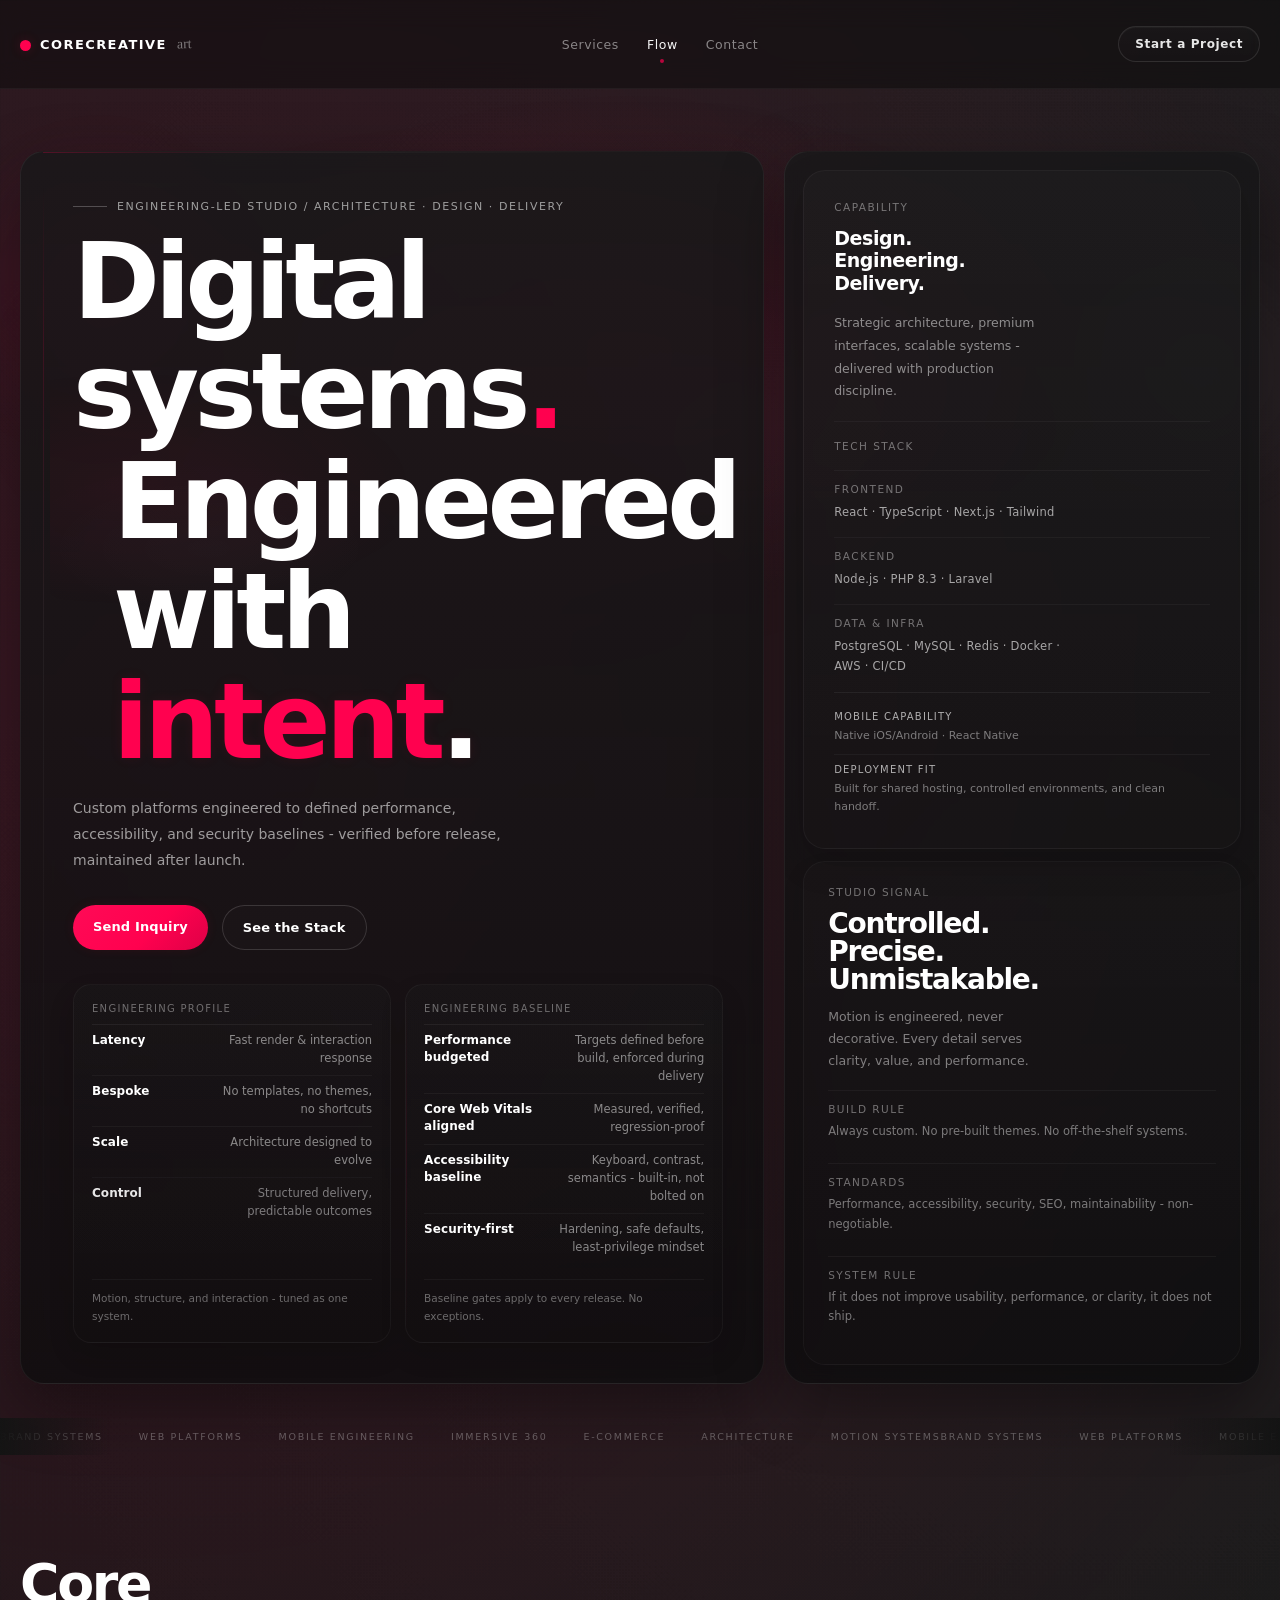
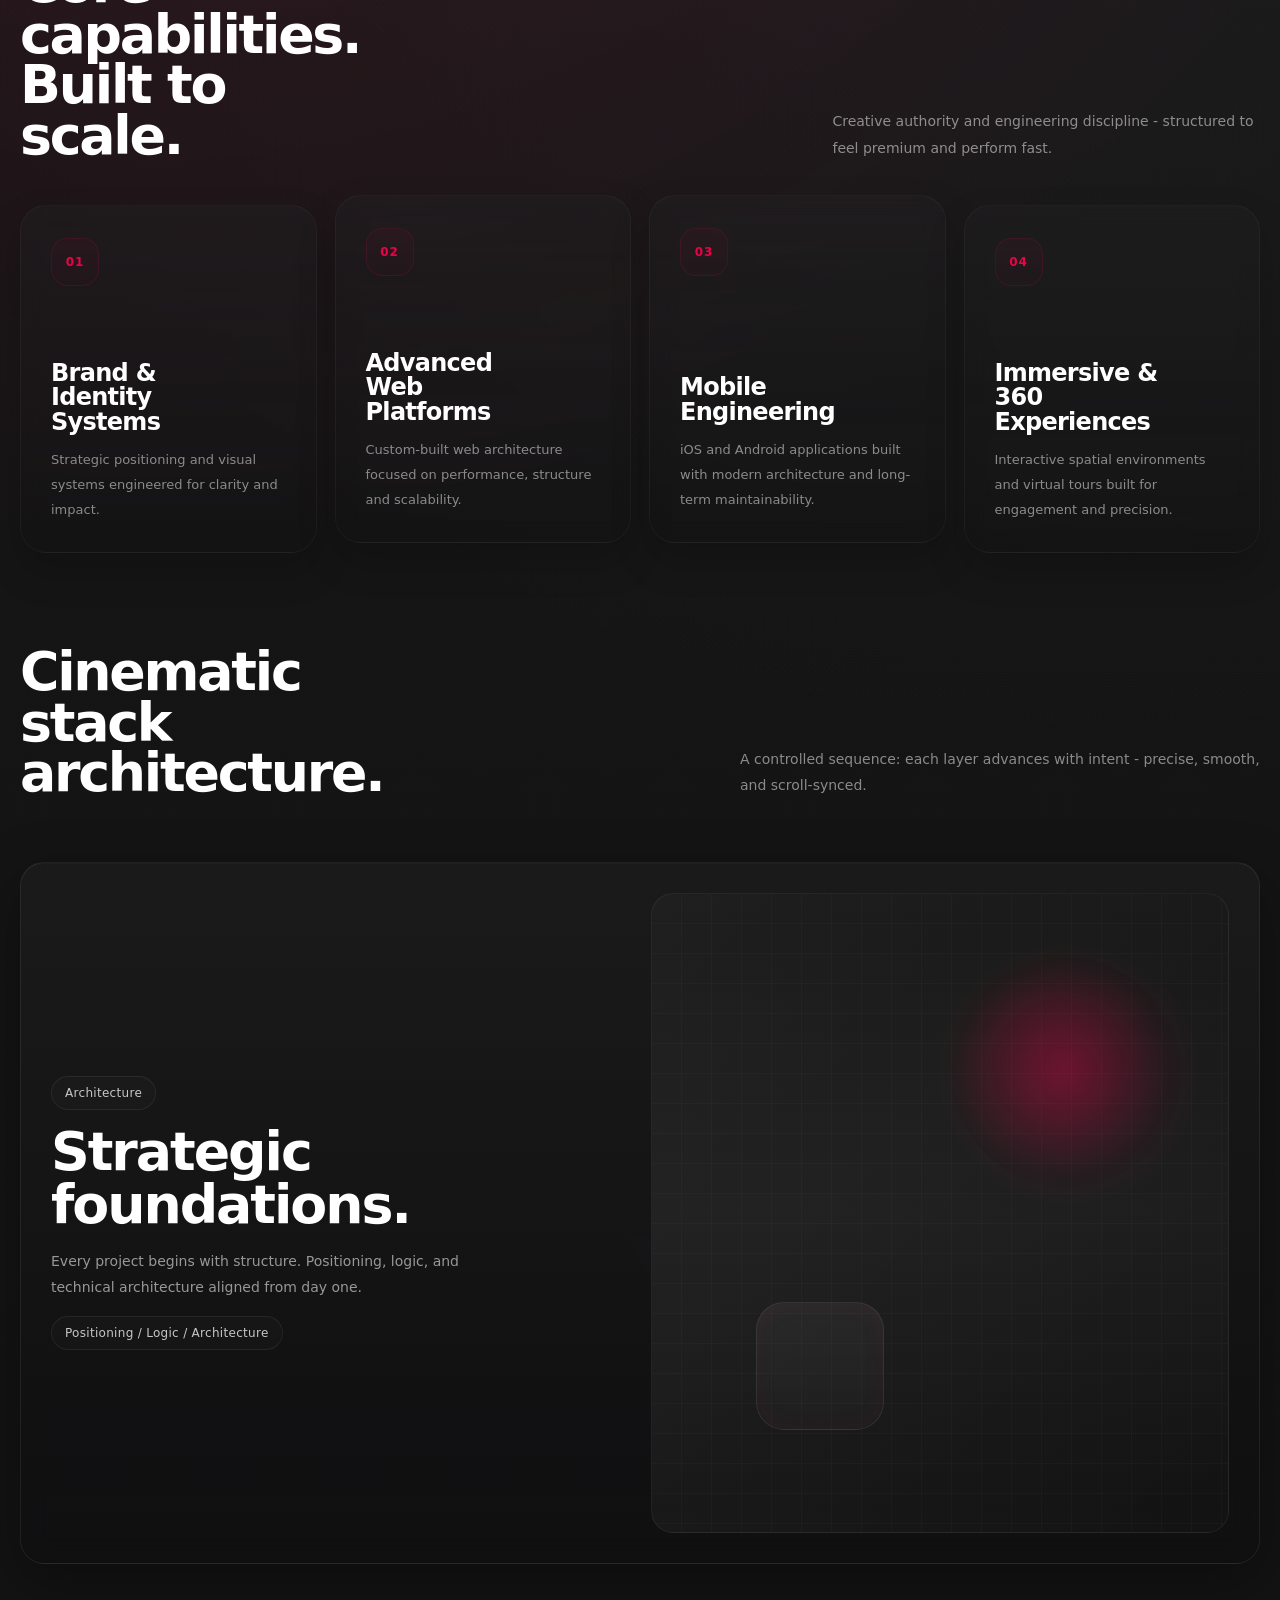
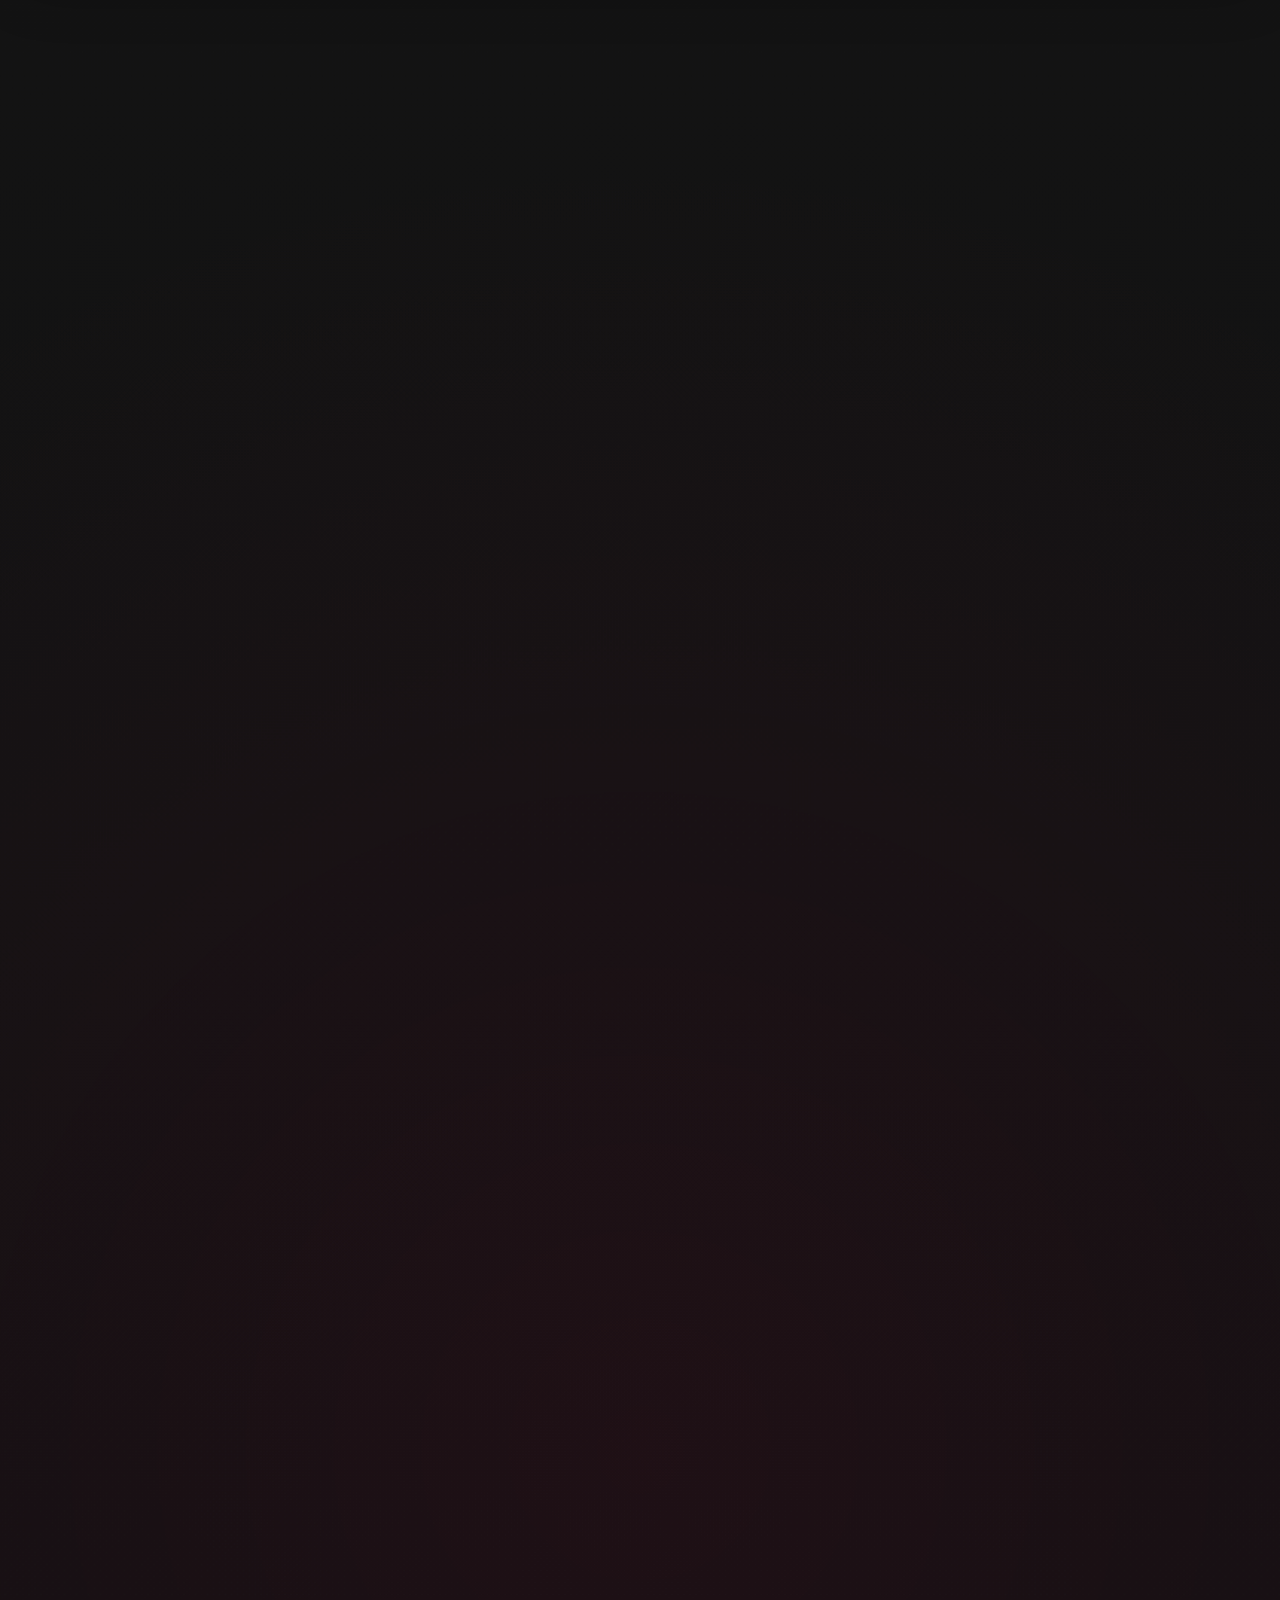
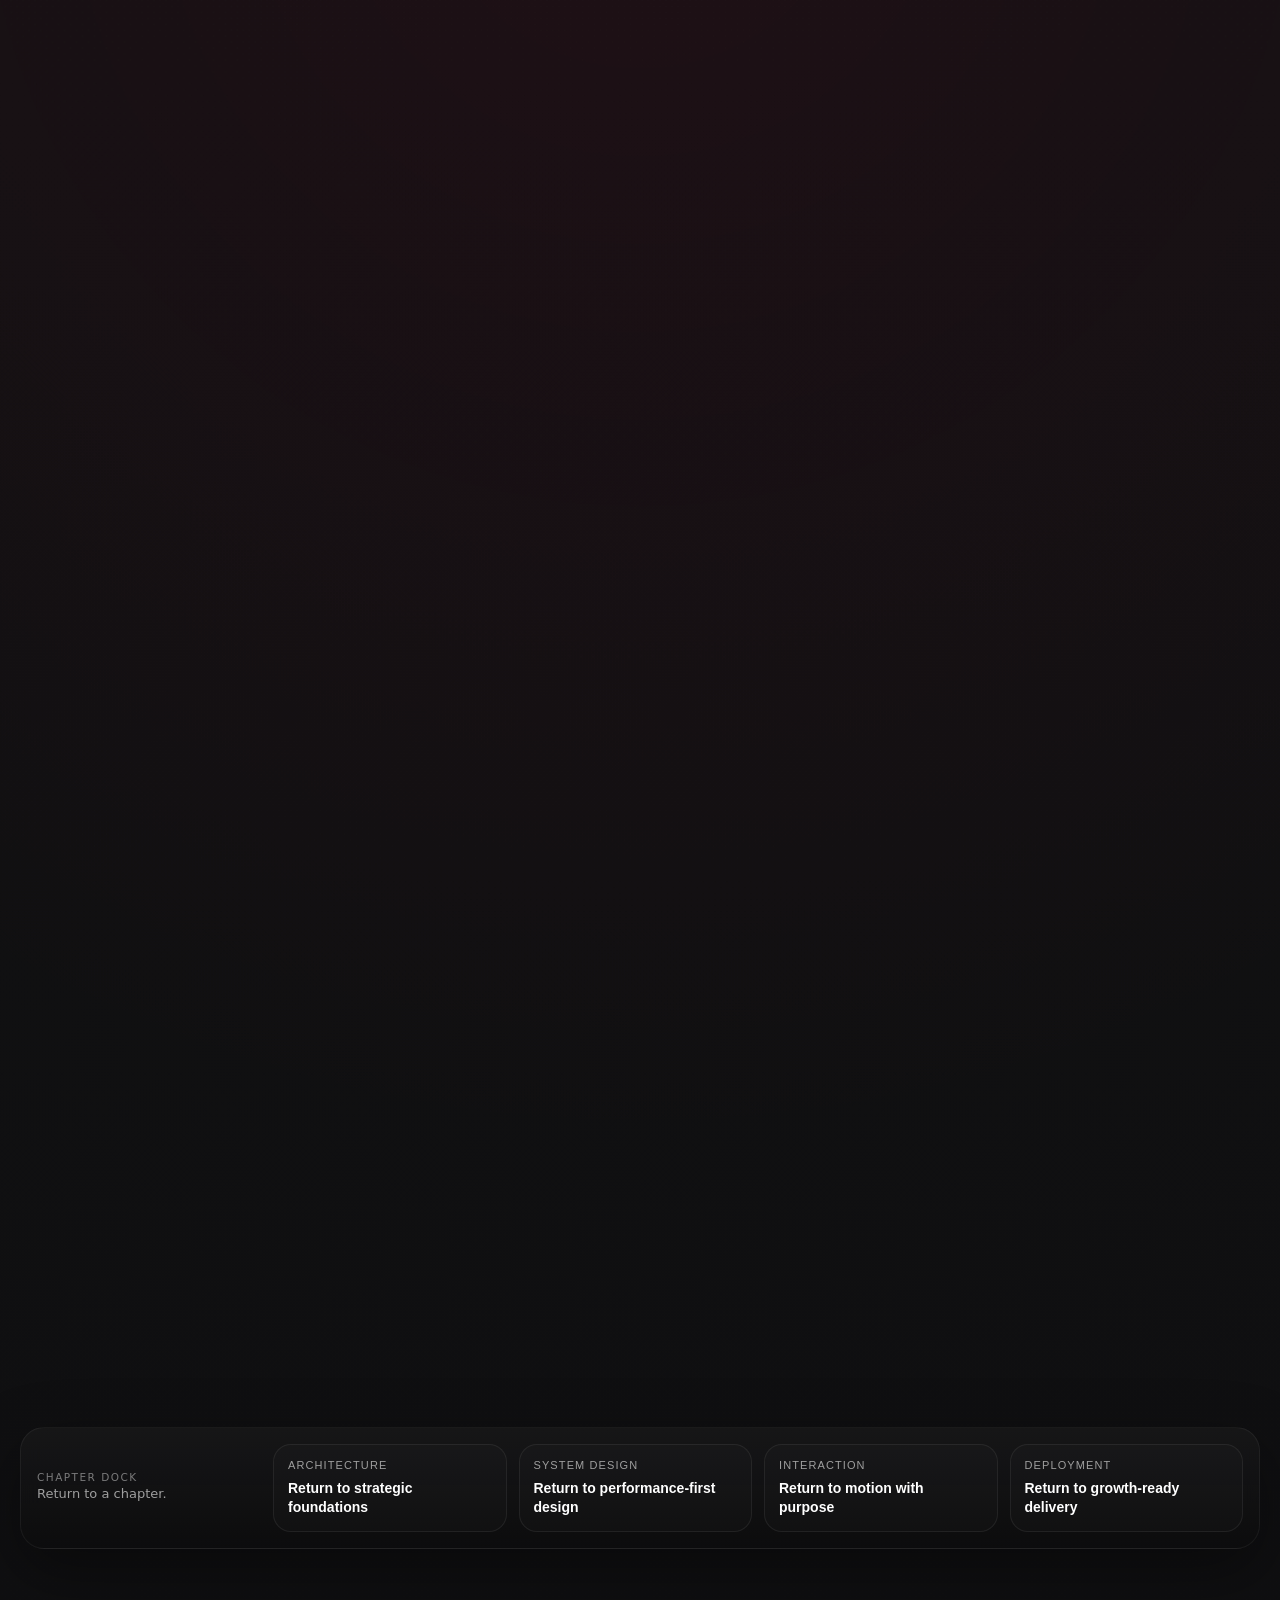
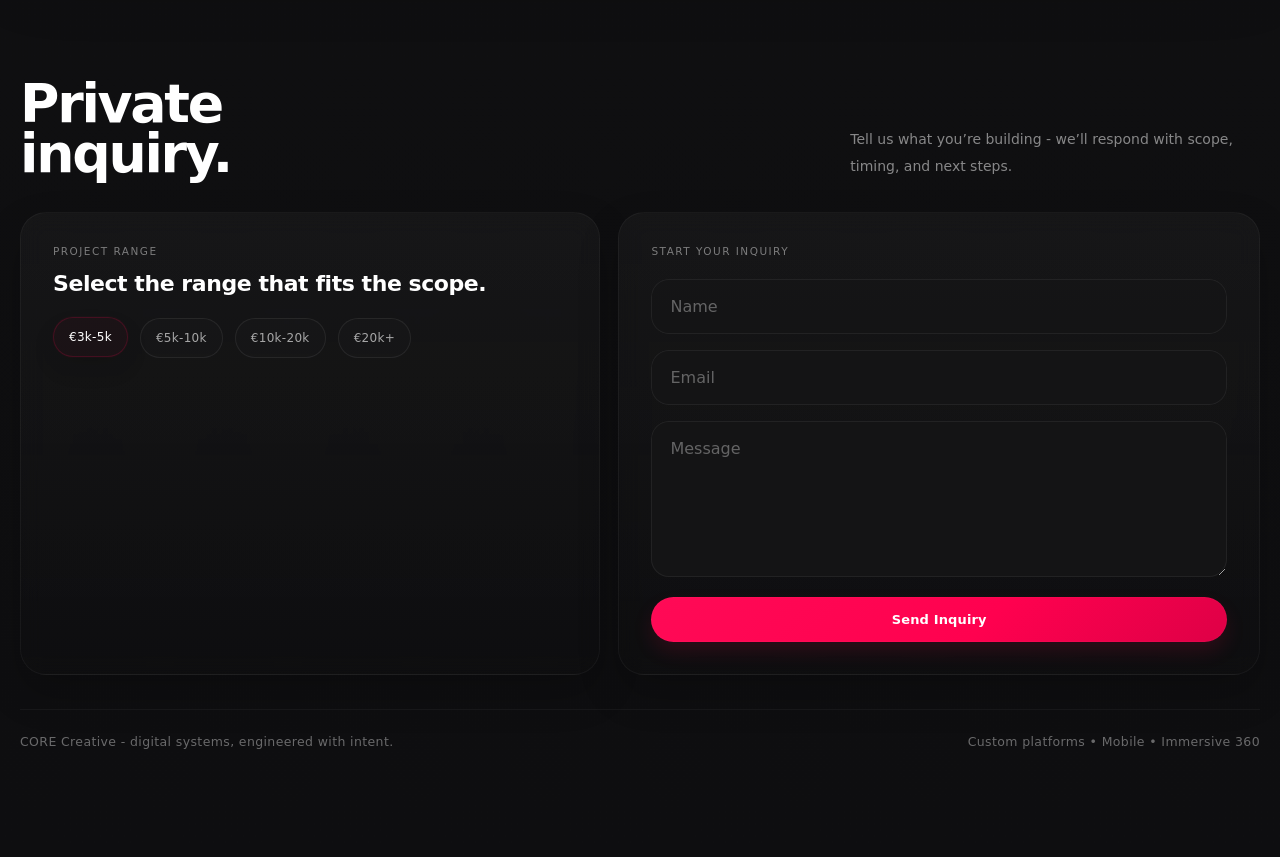
<file: index.html>
<!-- index.html -->
<!DOCTYPE html>
<html lang="en">
<head>
  <meta charset="UTF-8" />
  <meta name="viewport" content="width=device-width, initial-scale=1.0" />

  <title>CORE Creative - Engineering-led Digital Systems</title>
  <meta
    name="description"
    content="Premium digital platforms engineered against measurable baselines: performance budgets, Core Web Vitals, accessibility, and security - verified before release."
  />

  <meta name="robots" content="index,follow" />
  <meta name="referrer" content="strict-origin-when-cross-origin" />
  <meta name="format-detection" content="telephone=no" />

  <meta name="theme-color" content="#0e0e10" />
  <meta name="color-scheme" content="dark light" />

  <meta property="og:type" content="website" />
  <meta property="og:title" content="CORE Creative - Engineering-led Digital Systems" />
  <meta
    property="og:description"
    content="Engineering-first delivery: defined budgets, measurable baselines, and release gates for CWV, accessibility, and security."
  />

  <meta name="twitter:card" content="summary_large_image" />
  <meta name="twitter:title" content="CORE Creative - Engineering-led Digital Systems" />
  <meta
    name="twitter:description"
    content="Engineering-first delivery: defined budgets, measurable baselines, and release gates for CWV, accessibility, and security."
  />

  <link rel="stylesheet" href="assets/css/styles.css?v=dev11" />
</head>
<body>

  <!-- NAV -->
  <div class="nav">
    <div class="container nav-inner">
      <a class="brand brand-lockup" href="#top" aria-label="CORECREATIVE ART">
        <span class="dot"></span>
        <span class="brand-word">CORECREATIVE</span>
        <span class="brand-script-wrap" aria-hidden="true">
          <span class="brand-script-reveal">
            <span class="brand-script">art</span>
          </span>
        </span>
      </a>

      <div class="links" aria-label="primary">
        <a href="#services">Services</a>
        <a href="#stack" class="active">Flow</a>
        <a href="#contact">Contact</a>
      </div>

      <a class="cta" href="#contact">Start a Project</a>
    </div>
  </div>

  <!-- HERO -->
  <section class="hero" id="top">
    <div class="hero-spot"></div>

    <div class="container hero-grid">

      <!-- LEFT -->
      <div class="panel reactive hero-main">
        <div class="hero-line"></div>

        <div>
          <span class="eyebrow">Engineering-led studio / Architecture · Design · Delivery</span>

          <h1 class="title" aria-label="Digital systems. Engineered with intent.">
            <span class="line l1">
              <span class="w">Digital</span>
              <span class="w">systems<span class="punct punct-accent">.</span></span>
            </span>
            <span class="line l2">
              <span class="w">Engineered</span>
              <span class="w">with</span>
              <span class="w accent">intent<span class="punct punct-white">.</span></span>
            </span>
          </h1>

          <p class="hero-copy">
            Custom platforms engineered to defined performance, accessibility, and security baselines - verified before release, maintained after launch.
          </p>

          <div class="actions">
            <a class="btn primary" href="#contact">Send Inquiry</a>
            <a class="btn secondary" href="#stack">See the Stack</a>
          </div>
        </div>

        <div class="hero-strip">
          <div class="card reactive profile-card">
            <div>
              <div class="label">Engineering profile</div>

              <div class="profile-list" aria-label="engineering profile list">
                <div class="pl">
                  <strong>Latency</strong>
                  <span>Fast render &amp; interaction response</span>
                </div>
                <div class="pl">
                  <strong>Bespoke</strong>
                  <span>No templates, no themes, no shortcuts</span>
                </div>
                <div class="pl">
                  <strong>Scale</strong>
                  <span>Architecture designed to evolve</span>
                </div>
                <div class="pl">
                  <strong>Control</strong>
                  <span>Structured delivery, predictable outcomes</span>
                </div>
              </div>
            </div>

            <p class="micro micro-tight">
              Motion, structure, and interaction - tuned as one system.
            </p>
          </div>

          <div class="card reactive baseline-card">
            <div>
              <div class="label">Engineering baseline</div>

              <div class="baseline-list" aria-label="engineering baseline list">
                <div class="bl">
                  <strong>Performance budgeted</strong>
                  <span>Targets defined before build, enforced during delivery</span>
                </div>
                <div class="bl">
                  <strong>Core Web Vitals aligned</strong>
                  <span>Measured, verified, regression-proof</span>
                </div>
                <div class="bl">
                  <strong>Accessibility baseline</strong>
                  <span>Keyboard, contrast, semantics - built-in, not bolted on</span>
                </div>
                <div class="bl">
                  <strong>Security-first</strong>
                  <span>Hardening, safe defaults, least-privilege mindset</span>
                </div>
              </div>
            </div>

            <p class="micro micro-tight">
              Baseline gates apply to every release. No exceptions.
            </p>
          </div>
        </div>
      </div>

      <!-- RIGHT -->
      <aside class="panel reactive hero-side">
        <div class="side-box reactive">
          <div class="label">Capability</div>

          <h4>Design. Engineering. Delivery.</h4>
          <p class="studio-copy">
            Strategic architecture, premium interfaces, scalable systems - delivered with production discipline.
          </p>

          <div class="mini-stack">
            <div class="label">Tech stack</div>

            <div class="stack-group stack-group-first">
              <div class="label">Frontend</div>
              <p class="stack-spec-line">React · TypeScript · Next.js · Tailwind</p>
            </div>

            <div class="stack-group mini-stack-tight">
              <div class="label">Backend</div>
              <p class="stack-spec-line">Node.js · PHP 8.3 · Laravel</p>
            </div>

            <div class="stack-group mini-stack-tight">
              <div class="label">Data &amp; Infra</div>
              <p class="stack-spec-line">PostgreSQL · MySQL · Redis · Docker · AWS · CI/CD</p>
            </div>

            <div class="stack-note-block">
              <div class="stack-note-rows">
                <div class="stack-note-item">
                  <div class="stack-note-label">Mobile capability</div>
                  <div class="stack-note-copy">Native iOS/Android · React Native</div>
                </div>

                <div class="stack-note-item">
                  <div class="stack-note-label">Deployment fit</div>
                  <div class="stack-note-copy">
                    Built for shared hosting, controlled environments, and clean handoff.
                  </div>
                </div>
              </div>
            </div>
          </div>
        </div>

        <div class="side-box reactive">
          <div class="label">Studio signal</div>
          <h3 class="studio-title">Controlled. Precise. Unmistakable.</h3>
          <p class="studio-copy">
            Motion is engineered, never decorative. Every detail serves clarity, value, and performance.
          </p>

          <div class="rule-card reactive">
            <div class="label">Build rule</div>
            <p class="rule-copy">Always custom. No pre-built themes. No off-the-shelf systems.</p>
          </div>

          <div class="rule-card reactive">
            <div class="label">Standards</div>
            <p class="rule-copy">Performance, accessibility, security, SEO, maintainability - non-negotiable.</p>
          </div>

          <div class="rule-card reactive">
            <div class="label">System rule</div>
            <p class="rule-copy">If it does not improve usability, performance, or clarity, it does not ship.</p>
          </div>
        </div>
      </aside>
    </div>

    <div class="ticker-wrap">
      <div class="ticker-track">
        <div class="ticker-group">
          <span>Brand Systems</span>
          <span>Web Platforms</span>
          <span>Mobile Engineering</span>
          <span>Immersive 360</span>
          <span>E-commerce</span>
          <span>Architecture</span>
          <span>Motion Systems</span>
        </div>
        <div class="ticker-group">
          <span>Brand Systems</span>
          <span>Web Platforms</span>
          <span>Mobile Engineering</span>
          <span>Immersive 360</span>
          <span>E-commerce</span>
          <span>Architecture</span>
          <span>Motion Systems</span>
        </div>
        <div class="ticker-group">
          <span>Brand Systems</span>
          <span>Web Platforms</span>
          <span>Mobile Engineering</span>
          <span>Immersive 360</span>
          <span>E-commerce</span>
          <span>Architecture</span>
          <span>Motion Systems</span>
        </div>
      </div>
    </div>
  </section>

  <!-- SERVICES -->
  <section class="section" id="services">
    <div class="container">
      <div class="head">
        <h2>Core capabilities. Built to scale.</h2>
        <p>Creative authority and engineering discipline - structured to feel premium and perform fast.</p>
      </div>

      <div class="grid4">
        <div class="panel service">
          <div class="icon">01</div>
          <div>
            <h3>Brand &amp; Identity Systems</h3>
            <p>Strategic positioning and visual systems engineered for clarity and impact.</p>
          </div>
        </div>

        <div class="panel service">
          <div class="icon">02</div>
          <div>
            <h3>Advanced Web Platforms</h3>
            <p>Custom-built web architecture focused on performance, structure and scalability.</p>
          </div>
        </div>

        <div class="panel service">
          <div class="icon">03</div>
          <div>
            <h3>Mobile Engineering</h3>
            <p>iOS and Android applications built with modern architecture and long-term maintainability.</p>
          </div>
        </div>

        <div class="panel service">
          <div class="icon">04</div>
          <div>
            <h3>Immersive &amp; 360 Experiences</h3>
            <p>Interactive spatial environments and virtual tours built for engagement and precision.</p>
          </div>
        </div>
      </div>
    </div>
  </section>

  <!-- FLOW / STACK -->
  <section class="section" id="stack">
    <div class="container">
      <div class="head">
        <h2>Cinematic stack architecture.</h2>
        <p>A controlled sequence: each layer advances with intent - precise, smooth, and scroll-synced.</p>
      </div>
    </div>

    <div class="stack-scene" id="stackScene">
      <div class="container">
        <div class="stack-sticky">
          <div class="stack-stage" id="stackStage">
            <div class="stack-scene-spot"></div>

            <div class="stack-card reactive" id="architecture" data-chapter="architecture">
              <div class="stack-veil"></div>
              <div class="stack-card-inner">
                <div class="stack-copy">
                  <div class="tag">Architecture</div>
                  <h3>Strategic foundations.</h3>
                  <p>Every project begins with structure. Positioning, logic, and technical architecture aligned from day one.</p>
                  <div class="tag">Positioning / Logic / Architecture</div>
                </div>
                <div class="visual">
                  <div class="glow"></div>
                  <div class="core"></div>
                </div>
              </div>
            </div>

            <div class="stack-card reactive" id="system" data-chapter="system">
              <div class="stack-veil"></div>
              <div class="stack-card-inner">
                <div class="stack-copy">
                  <div class="tag">System Design</div>
                  <h3>Designed to perform.</h3>
                  <p>Visual systems and interface logic built as one environment - clear, premium, consistent.</p>
                  <div class="tag">Design System / UI Logic / Cohesion</div>
                </div>
                <div class="visual">
                  <div class="glow"></div>
                  <div class="core"></div>
                </div>
              </div>
            </div>

            <div class="stack-card reactive" id="interaction" data-chapter="interaction">
              <div class="stack-veil"></div>
              <div class="stack-card-inner">
                <div class="stack-copy">
                  <div class="tag">Interaction &amp; Performance</div>
                  <h3>Motion with purpose.</h3>
                  <p>Controlled motion and feedback engineered for clarity and speed - never for decoration.</p>
                  <div class="tag">Motion / Feedback / Performance</div>
                </div>
                <div class="visual">
                  <div class="glow"></div>
                  <div class="core"></div>
                </div>
              </div>
            </div>

            <div class="stack-card reactive" id="deployment" data-chapter="deployment">
              <div class="stack-veil"></div>
              <div class="stack-card-inner">
                <div class="stack-copy">
                  <div class="tag">Deployment &amp; Scale</div>
                  <h3>Built for growth.</h3>
                  <p>Clean code, scalable architecture, and long-term maintainability - ready for what follows.</p>
                  <div class="tag">Scale / Maintainability / Delivery</div>
                </div>
                <div class="visual">
                  <div class="glow"></div>
                  <div class="core"></div>
                </div>
              </div>
            </div>

          </div>
        </div>
      </div>
    </div>

    <div class="container">
      <div class="chapter-dock">
        <div class="panel chapter-shell">
          <div>
            <div class="label">Chapter Dock</div>
            <div class="chapter-intro">Return to a chapter.</div>
          </div>

          <div class="chapter-row">
            <button class="chapter-btn" data-target="architecture">
              <small>Architecture</small>
              <strong>Return to strategic foundations</strong>
            </button>
            <button class="chapter-btn" data-target="system">
              <small>System Design</small>
              <strong>Return to performance-first design</strong>
            </button>
            <button class="chapter-btn" data-target="interaction">
              <small>Interaction</small>
              <strong>Return to motion with purpose</strong>
            </button>
            <button class="chapter-btn" data-target="deployment">
              <small>Deployment</small>
              <strong>Return to growth-ready delivery</strong>
            </button>
          </div>
        </div>
      </div>
    </div>
  </section>

  <!-- CONTACT -->
  <section class="section" id="contact">
    <div class="container">
      <div class="head">
        <h2>Private inquiry.</h2>
        <p>Tell us what you’re building - we’ll respond with scope, timing, and next steps.</p>
      </div>

      <div class="two">
        <div class="panel box">
          <div class="label">Project range</div>
          <h3 style="margin: 14px 0 0; font-size: 22px; letter-spacing: -0.02em;">
            Select the range that fits the scope.
          </h3>

          <div class="chips">
            <div class="chip active">€3k-5k</div>
            <div class="chip">€5k-10k</div>
            <div class="chip">€10k-20k</div>
            <div class="chip">€20k+</div>
          </div>
        </div>

        <div class="panel box">
          <div class="label">Start your inquiry</div>

          <form>
            <div class="field-wrap reactive">
              <input class="field" type="text" placeholder="Name" />
            </div>
            <div class="field-wrap reactive">
              <input class="field" type="email" placeholder="Email" />
            </div>
            <div class="field-wrap reactive">
              <textarea class="field" placeholder="Message"></textarea>
            </div>

            <button class="btn primary" type="button">Send Inquiry</button>
          </form>
        </div>
      </div>

      <div class="footer">
        <div class="footer-line">
          <div>CORE Creative - digital systems, engineered with intent.</div>
          <div>Custom platforms • Mobile • Immersive 360</div>
        </div>
      </div>
    </div>
  </section>

  <script src="assets/js/app.js?v=dev11"></script>
</body>
</html>
</file>
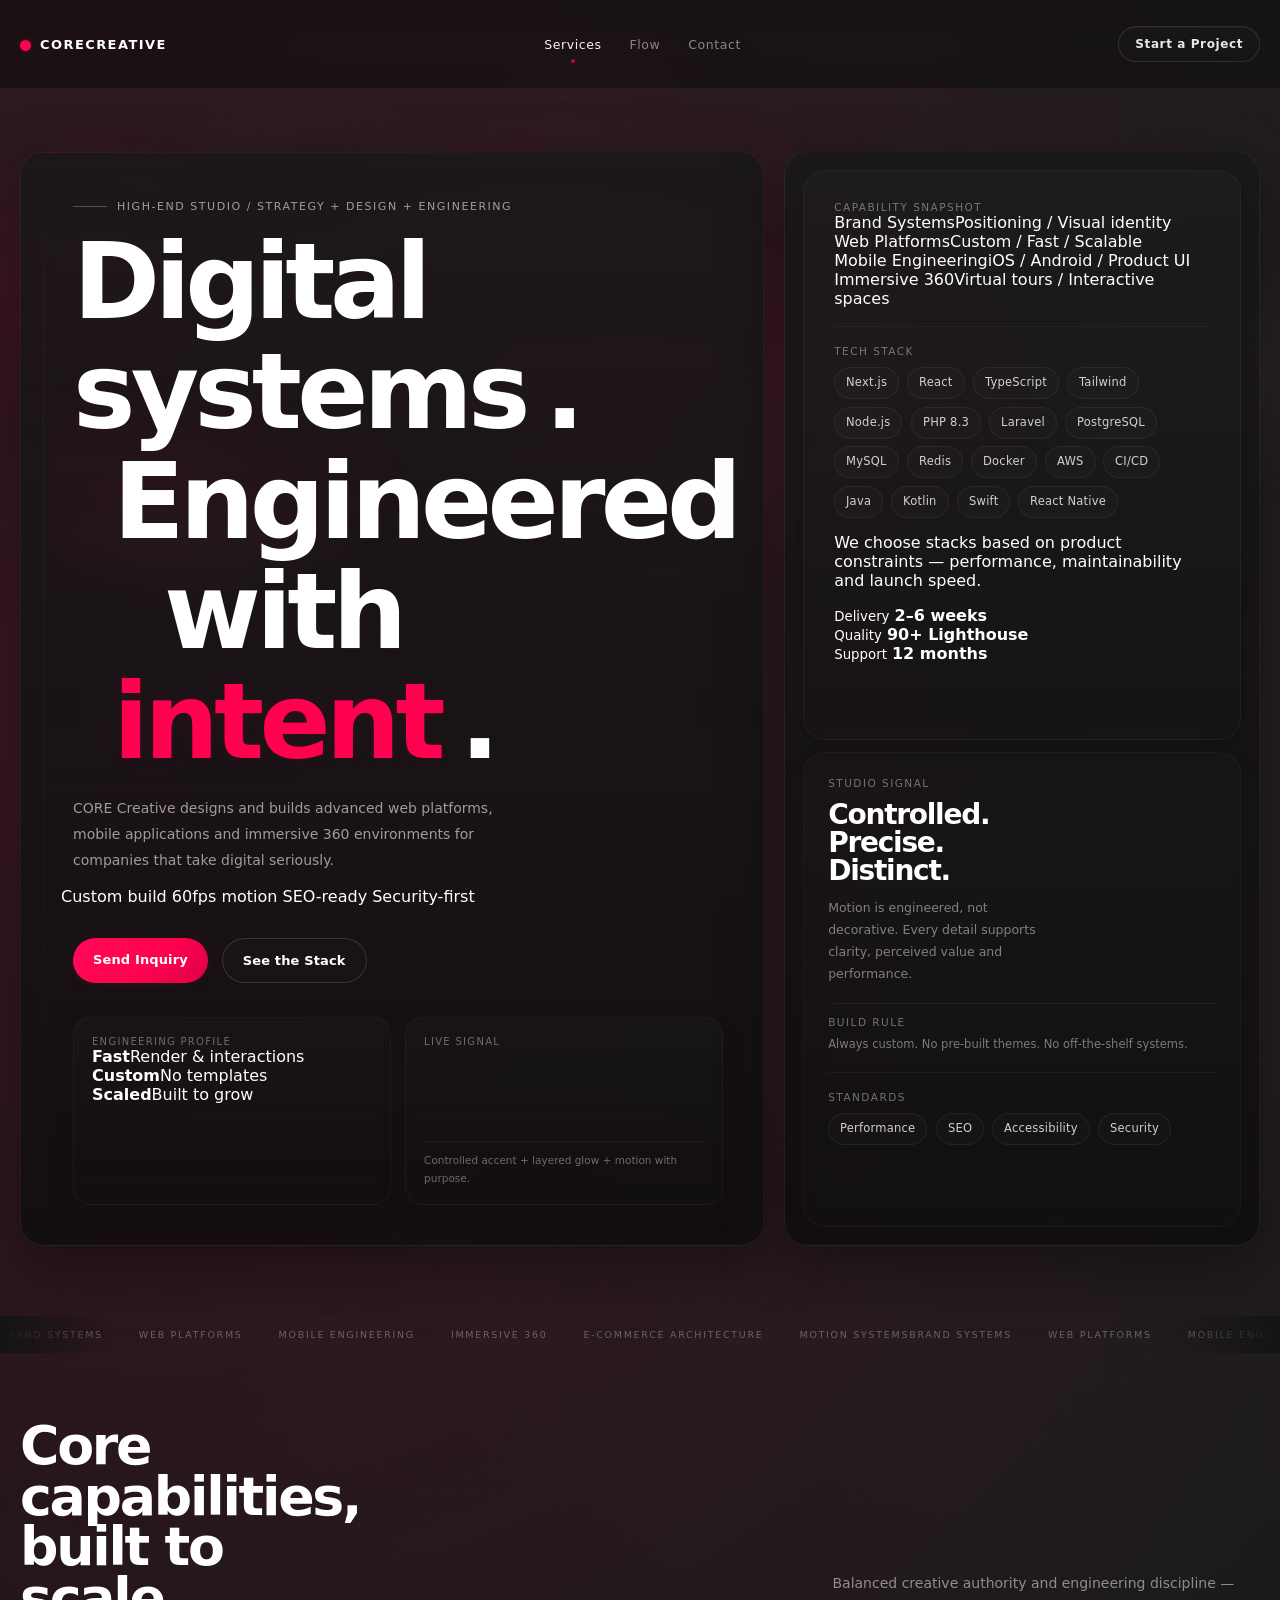
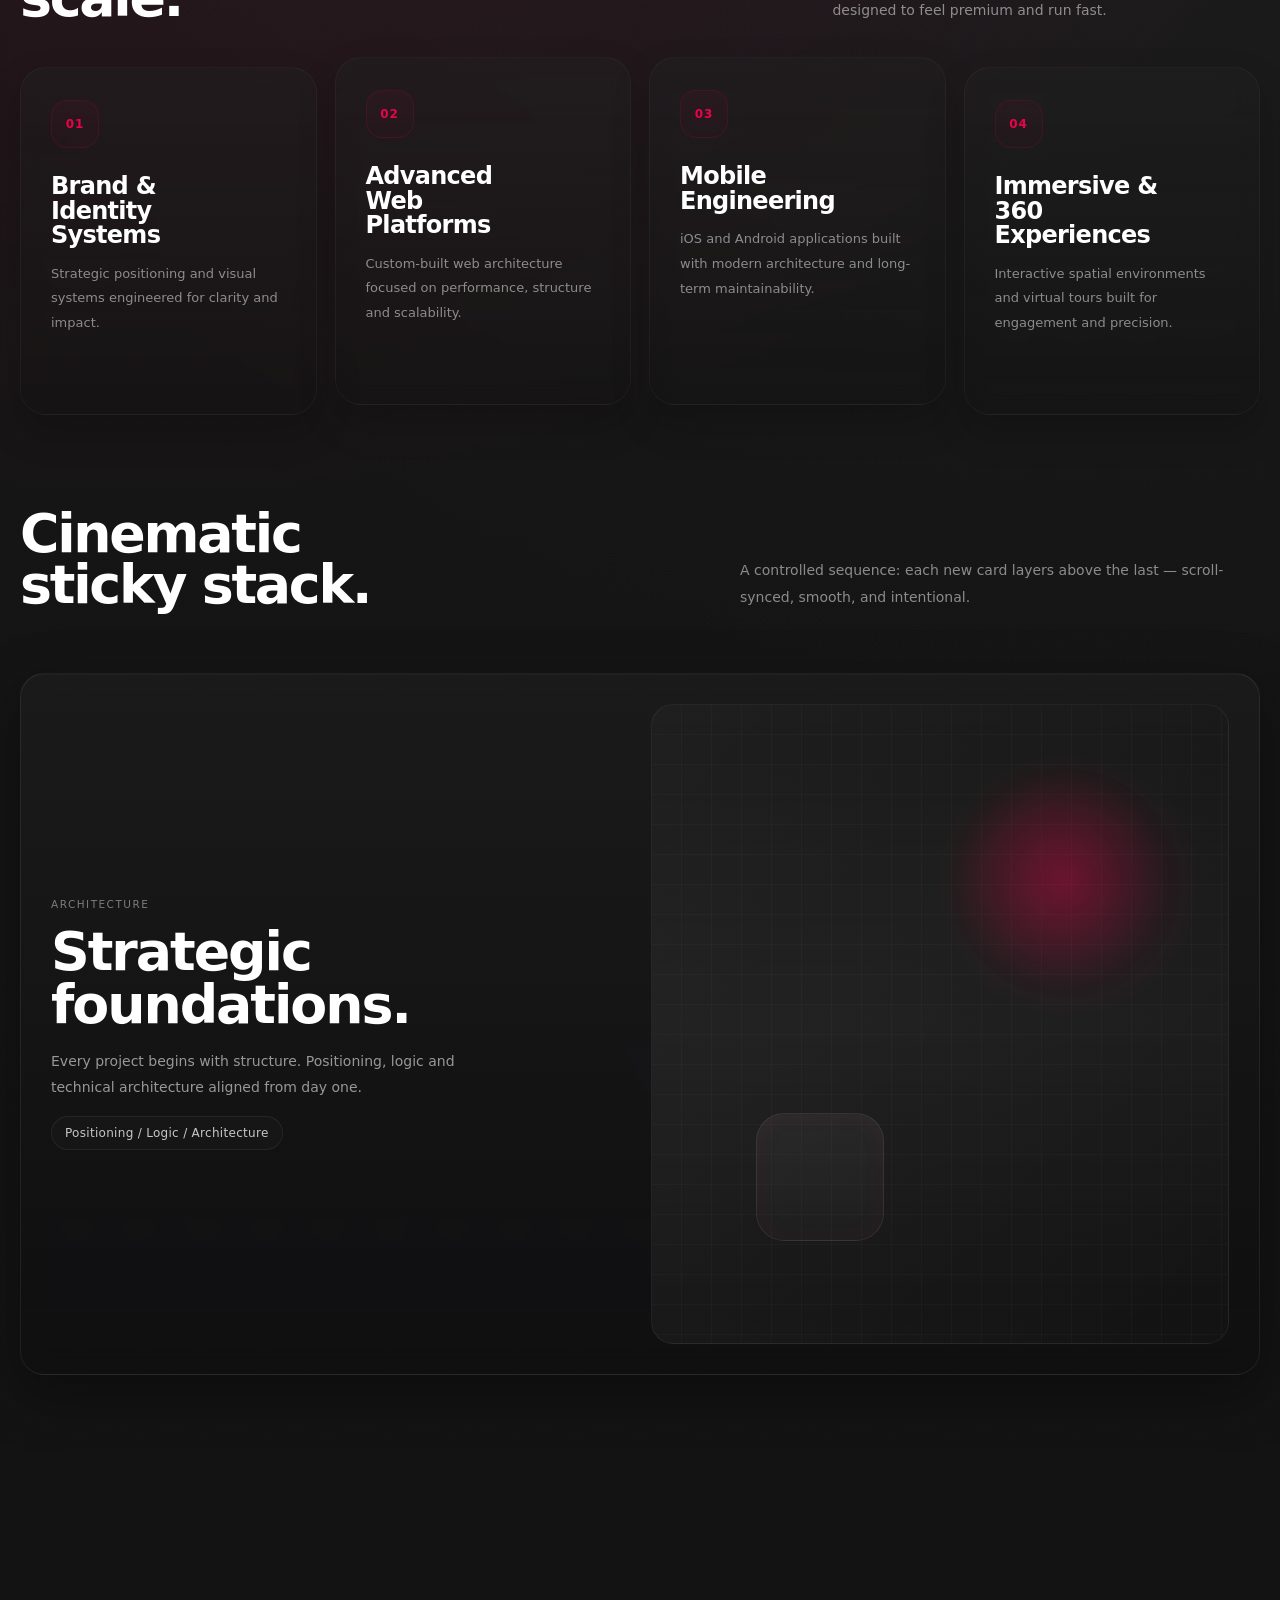
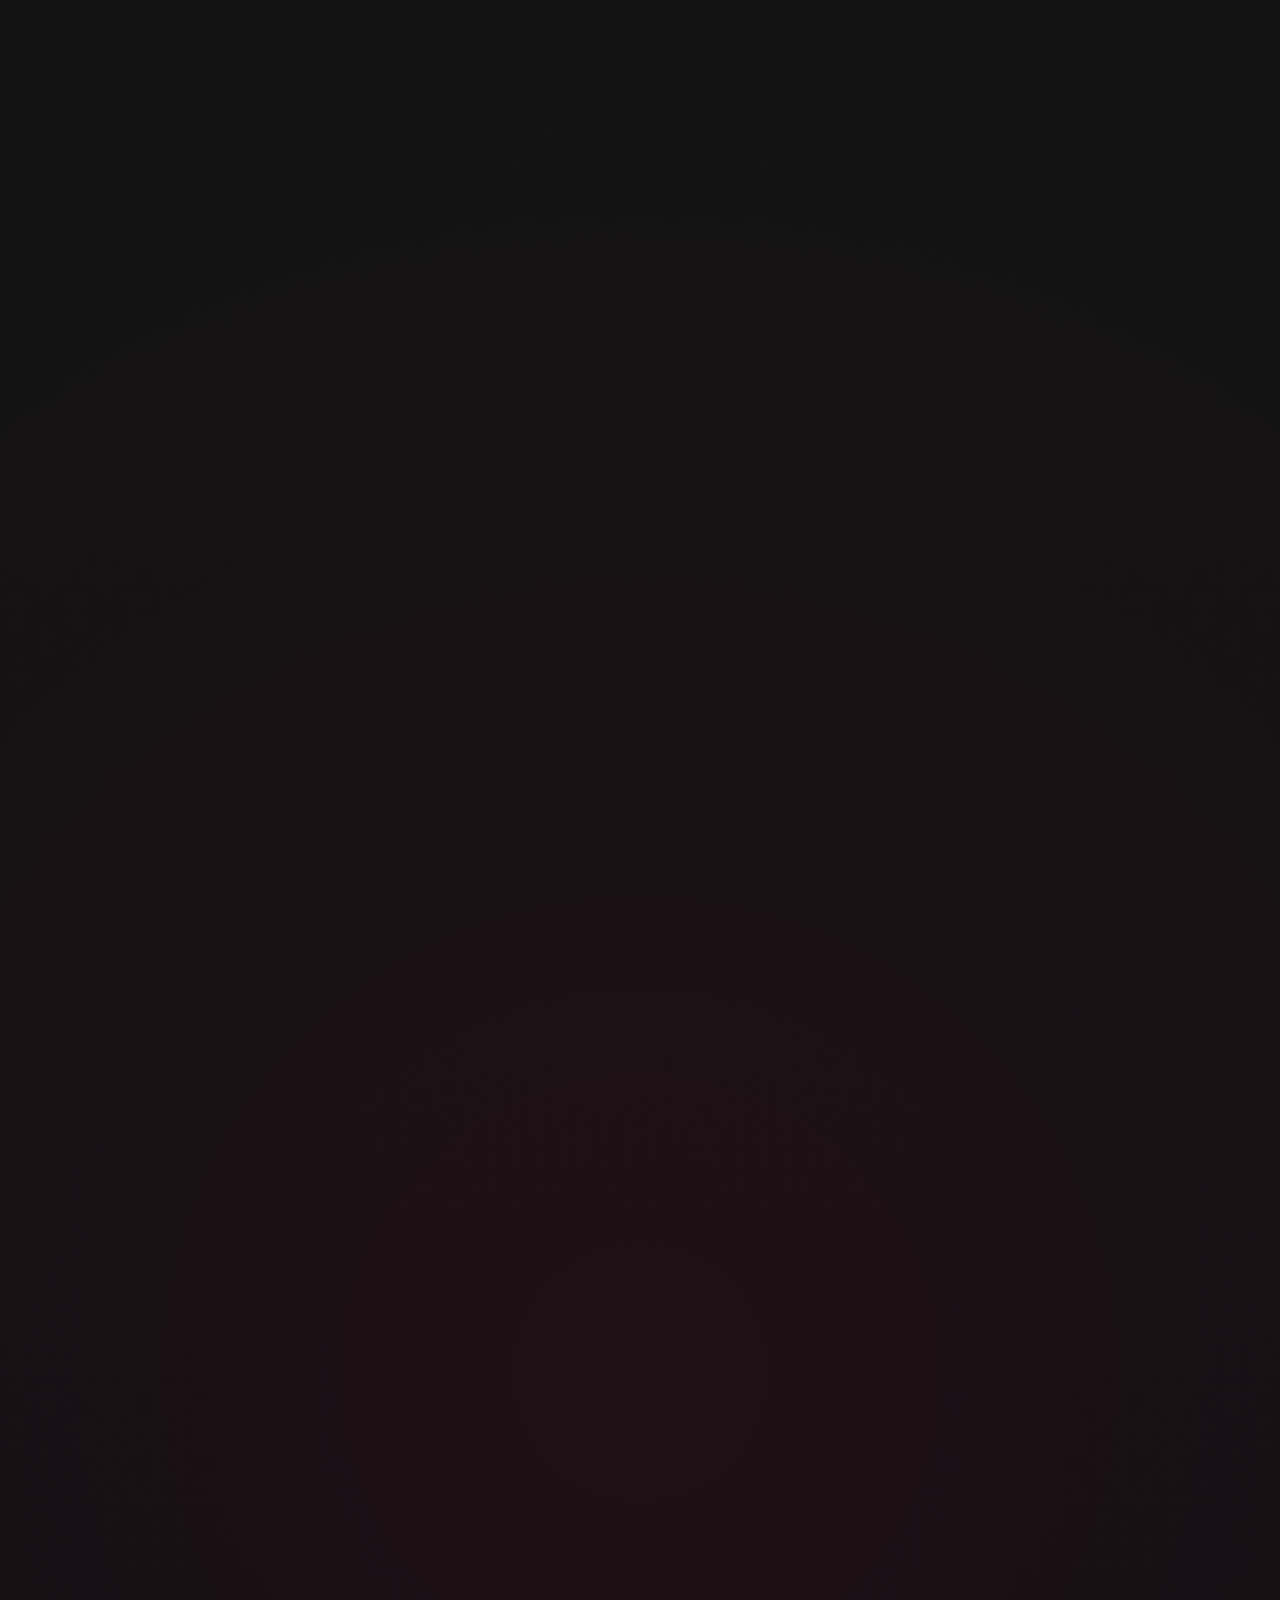
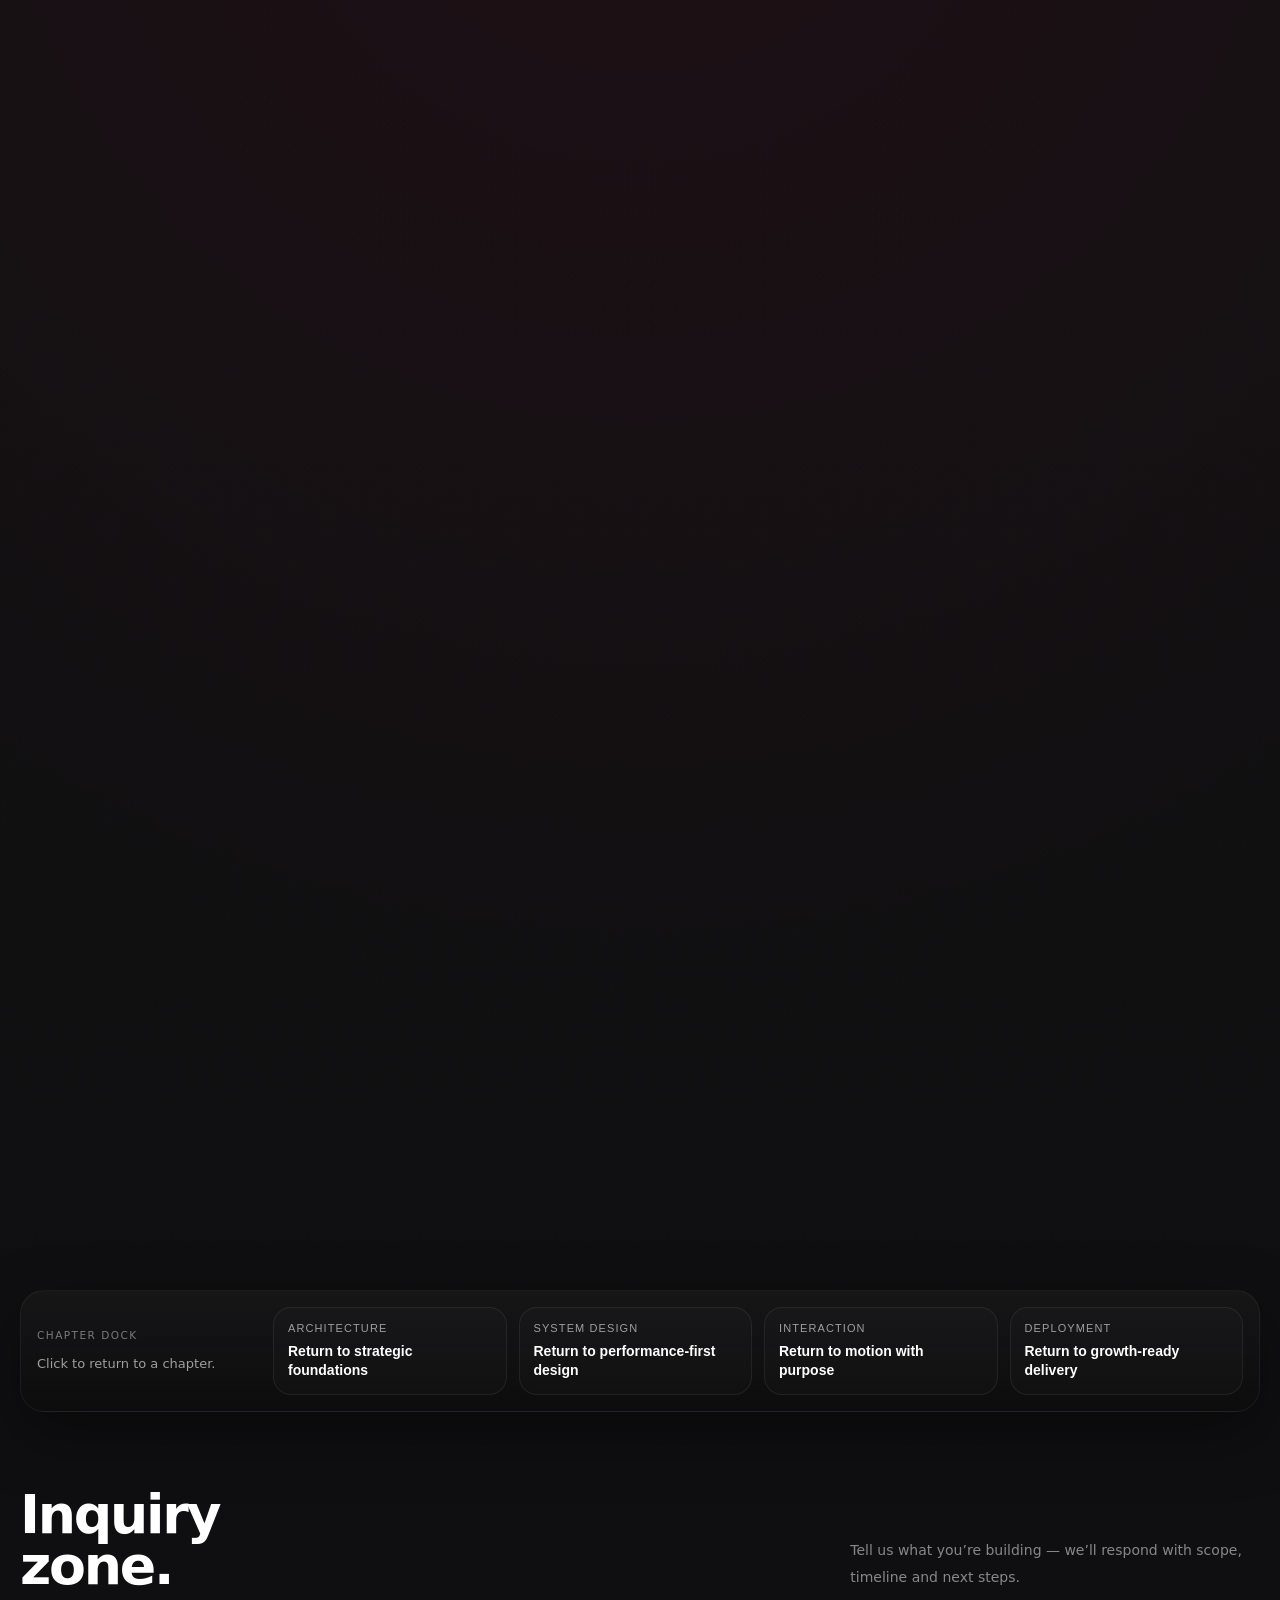
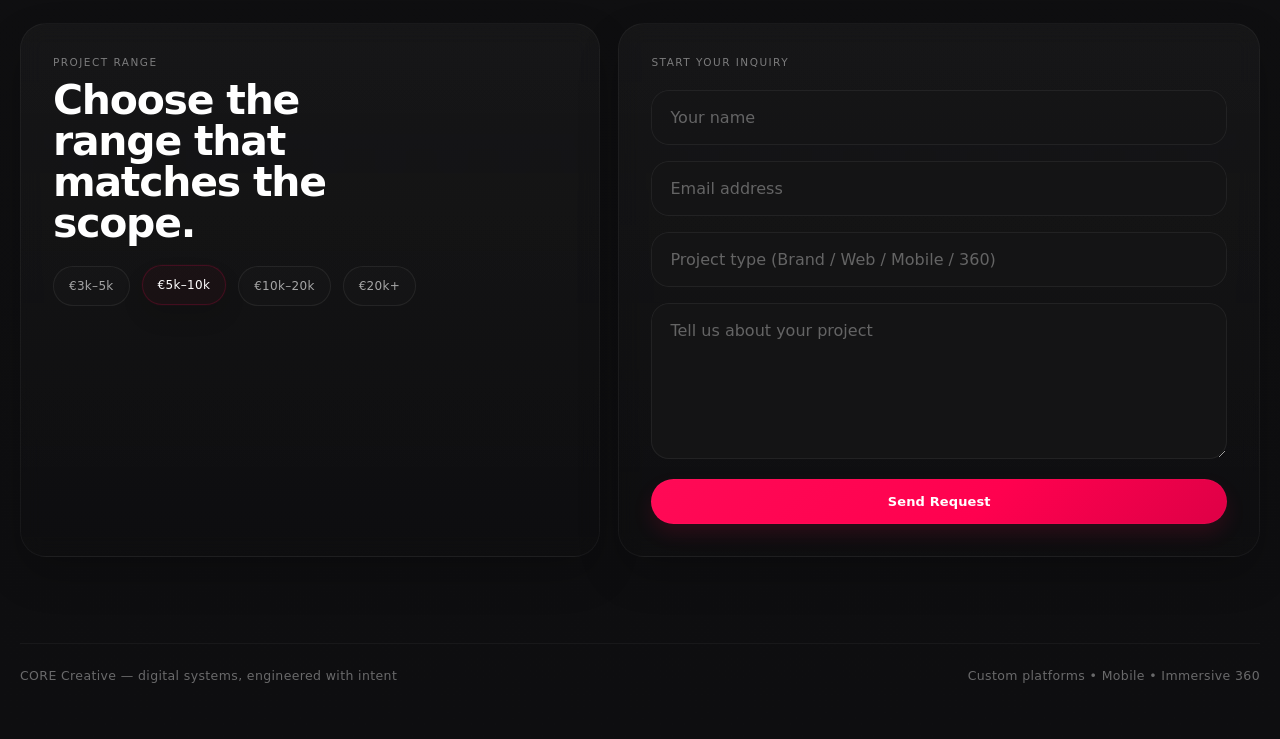
<file: index-bekap.html>
<!DOCTYPE html>
<html lang="en">
<head>
  <meta charset="UTF-8" />
  <meta name="viewport" content="width=device-width, initial-scale=1.0" />
  <title>CORE Creative — Real Overlay Stack</title>
  <link rel="stylesheet" href="assets/css/styles.css" />
</head>
<body>
  <header class="nav">
    <div class="container nav-inner">
      <a class="brand" href="#top"><span class="dot"></span><span>CORECREATIVE</span></a>
      <nav class="links">
        <a class="active" href="#services">Services</a>
        <a href="#stack">Flow</a>
        <a href="#contact">Contact</a>
      </nav>
      <a class="cta" href="#contact">Start a Project</a>
    </div>
  </header>

  <main>
    <section class="hero" id="top">
      <div class="hero-spot"></div>
      <div class="container hero-grid">
        <div class="panel reactive hero-main">
          <div class="hero-line"></div>

          <div>
            <span class="eyebrow">High-end studio / Strategy + Design + Engineering</span>

            <h1 class="title" aria-label="Digital systems. Engineered with intent.">
              <span class="line l1">
                <span class="w">Digital</span>&nbsp;
                <span class="w">systems</span><span class="punct">.</span>
              </span>
              <span class="line l2">
                <span class="w">Engineered</span>&nbsp;
                <span class="w">with</span>&nbsp;
                <span class="w accent">intent</span><span class="punct">.</span>
              </span>
            </h1>

            <p class="hero-copy">
              CORE Creative designs and builds advanced web platforms, mobile applications and immersive 360 environments for companies that take digital seriously.
            </p>

            <div class="proof-row" aria-label="proof signals">
              <span class="proof-pill">Custom build</span>
              <span class="proof-pill">60fps motion</span>
              <span class="proof-pill">SEO-ready</span>
              <span class="proof-pill">Security-first</span>
            </div>

            <div class="actions">
              <a class="btn primary" href="#contact">Send Inquiry</a>
              <a class="btn secondary" href="#stack">See the Stack</a>
            </div>
          </div>

          <div class="hero-strip">
            <div class="card reactive">
              <div>
                <div class="label">Engineering profile</div>
                <div class="metrics">
                  <div class="m"><strong>Fast</strong><span>Render & interactions</span></div>
                  <div class="m"><strong>Custom</strong><span>No templates</span></div>
                  <div class="m"><strong>Scaled</strong><span>Built to grow</span></div>
                </div>
              </div>
            </div>

            <div class="card reactive">
              <div>
                <div class="label">Live signal</div>
                <div class="bars">
                  <span class="bar"></span><span class="bar"></span><span class="bar"></span><span class="bar"></span><span class="bar"></span>
                </div>
              </div>
              <p class="micro">
                Controlled accent + layered glow + motion with purpose.
              </p>
            </div>
          </div>
        </div>

        <aside class="panel reactive hero-side">
          <div class="side-box reactive">
            <div class="label">Capability snapshot</div>
            <div class="list">
              <div class="item"><span>Brand Systems</span><span>Positioning / Visual identity</span></div>
              <div class="item"><span>Web Platforms</span><span>Custom / Fast / Scalable</span></div>
              <div class="item"><span>Mobile Engineering</span><span>iOS / Android / Product UI</span></div>
              <div class="item"><span>Immersive 360</span><span>Virtual tours / Interactive spaces</span></div>
            </div>

            <div class="mini-stack">
              <div class="label">Tech stack</div>
              <div class="pill-row">
                <span class="pill">Next.js</span>
                <span class="pill">React</span>
                <span class="pill">TypeScript</span>
                <span class="pill">Tailwind</span>

                <span class="pill">Node.js</span>
                <span class="pill">PHP 8.3</span>
                <span class="pill">Laravel</span>

                <span class="pill">PostgreSQL</span>
                <span class="pill">MySQL</span>
                <span class="pill">Redis</span>
                <span class="pill">Docker</span>
                <span class="pill">AWS</span>
                <span class="pill">CI/CD</span>

                <span class="pill">Java</span>
                <span class="pill">Kotlin</span>
                <span class="pill">Swift</span>
                <span class="pill">React Native</span>
              </div>

              <p class="stack-note">
                We choose stacks based on product constraints — performance, maintainability and launch speed.
              </p>

              <!-- NEW: numbers/proof row -->
              <div class="proof-metrics" aria-label="delivery proof">
                <div class="pm">
                  <small>Delivery</small>
                  <strong>2–6 weeks</strong>
                </div>
                <div class="pm">
                  <small>Quality</small>
                  <strong>90+ Lighthouse</strong>
                </div>
                <div class="pm">
                  <small>Support</small>
                  <strong>12 months</strong>
                </div>
              </div>
            </div>
          </div>

          <div class="side-box reactive">
            <div class="label">Studio signal</div>
            <h3 class="studio-title">
              Controlled. Precise. Distinct.
            </h3>
            <p class="studio-copy">
              Motion is engineered, not decorative. Every detail supports clarity, perceived value and performance.
            </p>

            <div class="rule-card">
              <div class="label">Build rule</div>
              <p class="rule-copy">
                Always custom. No pre-built themes. No off-the-shelf systems.
              </p>

              <div class="mini-stack mini-stack-tight">
                <div class="label">Standards</div>
                <div class="pill-row">
                  <span class="pill">Performance</span>
                  <span class="pill">SEO</span>
                  <span class="pill">Accessibility</span>
                  <span class="pill">Security</span>
                </div>
              </div>
            </div>
          </div>
        </aside>
      </div>
    </section>

    <section class="ticker-wrap" aria-hidden="true">
      <div class="ticker-track">
        <div class="ticker-group">
          <span>Brand Systems</span>
          <span>Web Platforms</span>
          <span>Mobile Engineering</span>
          <span>Immersive 360</span>
          <span>E-commerce Architecture</span>
          <span>Motion Systems</span>
        </div>
        <div class="ticker-group">
          <span>Brand Systems</span>
          <span>Web Platforms</span>
          <span>Mobile Engineering</span>
          <span>Immersive 360</span>
          <span>E-commerce Architecture</span>
          <span>Motion Systems</span>
        </div>
        <div class="ticker-group">
          <span>Brand Systems</span>
          <span>Web Platforms</span>
          <span>Mobile Engineering</span>
          <span>Immersive 360</span>
          <span>E-commerce Architecture</span>
          <span>Motion Systems</span>
        </div>
      </div>
    </section>

    <section class="section" id="services">
      <div class="container">
        <div class="head">
          <h2>Core capabilities, built to scale.</h2>
          <p>Balanced creative authority and engineering discipline — designed to feel premium and run fast.</p>
        </div>

        <div class="grid4">
          <article class="panel reactive service">
            <div>
              <div class="icon">01</div>
              <h3>Brand & Identity Systems</h3>
              <p>Strategic positioning and visual systems engineered for clarity and impact.</p>
            </div>
          </article>
          <article class="panel reactive service">
            <div>
              <div class="icon">02</div>
              <h3>Advanced Web Platforms</h3>
              <p>Custom-built web architecture focused on performance, structure and scalability.</p>
            </div>
          </article>
          <article class="panel reactive service">
            <div>
              <div class="icon">03</div>
              <h3>Mobile Engineering</h3>
              <p>iOS and Android applications built with modern architecture and long-term maintainability.</p>
            </div>
          </article>
          <article class="panel reactive service">
            <div>
              <div class="icon">04</div>
              <h3>Immersive & 360 Experiences</h3>
              <p>Interactive spatial environments and virtual tours built for engagement and precision.</p>
            </div>
          </article>
        </div>
      </div>
    </section>

    <section class="section" id="stack">
      <div class="container">
        <div class="head">
          <h2>Cinematic sticky stack.</h2>
          <p>A controlled sequence: each new card layers above the last — scroll-synced, smooth, and intentional.</p>
        </div>
      </div>

      <div class="stack-scene" id="stackScene">
        <div class="container">
          <div class="stack-sticky">
            <div class="stack-stage" id="stackStage">
              <div class="stack-scene-spot"></div>

              <article class="stack-card reactive" id="phase-1" data-base-rot="-2.6" data-base-x="-26">
                <div class="stack-veil"></div>
                <div class="stack-card-inner">
                  <div class="stack-copy">
                    <div class="label">Architecture</div>
                    <h3>Strategic foundations.</h3>
                    <p>Every project begins with structure. Positioning, logic and technical architecture aligned from day one.</p>
                    <span class="tag">Positioning / Logic / Architecture</span>
                  </div>
                  <div class="visual">
                    <div class="glow"></div>
                    <div class="core"></div>
                  </div>
                </div>
              </article>

              <article class="stack-card reactive" id="phase-2" data-base-rot="2.4" data-base-x="22">
                <div class="stack-veil"></div>
                <div class="stack-card-inner">
                  <div class="stack-copy">
                    <div class="label">System Design</div>
                    <h3>Designed to perform.</h3>
                    <p>Visual systems and interface logic built as one cohesive environment — clear, premium, consistent.</p>
                    <span class="tag">Design System / UI Logic / Cohesion</span>
                  </div>
                  <div class="visual">
                    <div class="glow" style="top:18%;right:16%"></div>
                    <div class="core" style="left:22%;bottom:20%"></div>
                  </div>
                </div>
              </article>

              <article class="stack-card reactive" id="phase-3" data-base-rot="-2.2" data-base-x="-18">
                <div class="stack-veil"></div>
                <div class="stack-card-inner">
                  <div class="stack-copy">
                    <div class="label">Interaction & Performance</div>
                    <h3>Motion with purpose.</h3>
                    <p>Controlled animation and feedback engineered for clarity and speed — never for decoration.</p>
                    <span class="tag">Motion / Feedback / Performance</span>
                  </div>
                  <div class="visual">
                    <div class="glow" style="top:24%;right:12%"></div>
                    <div class="core" style="left:16%;bottom:14%"></div>
                  </div>
                </div>
              </article>

              <article class="stack-card reactive" id="phase-4" data-base-rot="2.0" data-base-x="16">
                <div class="stack-veil"></div>
                <div class="stack-card-inner">
                  <div class="stack-copy">
                    <div class="label">Deployment & Scale</div>
                    <h3>Built for growth.</h3>
                    <p>Clean code, scalable architecture and long-term maintainability — ready for what comes next.</p>
                    <span class="tag">Scale / Maintainability / Delivery</span>
                  </div>
                  <div class="visual">
                    <div class="glow" style="top:14%;right:8%"></div>
                    <div class="core" style="left:20%;bottom:18%"></div>
                  </div>
                </div>
              </article>

            </div>
          </div>
        </div>
      </div>
    </section>

    <section class="section chapter-dock" id="dock">
      <div class="container">
        <div class="panel reactive chapter-shell">
          <div class="chapter-intro">
            <div class="label" style="margin-bottom:8px;">Chapter Dock</div>
            Click to return to a chapter.
          </div>
          <div class="chapter-row">
            <button class="chapter-btn" data-target="phase-1">
              <small>Architecture</small>
              <strong>Return to strategic foundations</strong>
            </button>
            <button class="chapter-btn" data-target="phase-2">
              <small>System Design</small>
              <strong>Return to performance-first design</strong>
            </button>
            <button class="chapter-btn" data-target="phase-3">
              <small>Interaction</small>
              <strong>Return to motion with purpose</strong>
            </button>
            <button class="chapter-btn" data-target="phase-4">
              <small>Deployment</small>
              <strong>Return to growth-ready delivery</strong>
            </button>
          </div>
        </div>
      </div>
    </section>

    <section class="section" id="contact">
      <div class="container">
        <div class="head">
          <h2>Inquiry zone.</h2>
          <p>Tell us what you’re building — we’ll respond with scope, timeline and next steps.</p>
        </div>

        <div class="two">
          <div class="panel reactive box">
            <div class="label">Project range</div>
            <h3 style="margin:12px 0 0;font-size:clamp(28px,3.2vw,44px);line-height:1;letter-spacing:-.03em;max-width:12ch;">
              Choose the range that matches the scope.
            </h3>
            <div class="chips">
              <span class="chip">€3k–5k</span>
              <span class="chip active">€5k–10k</span>
              <span class="chip">€10k–20k</span>
              <span class="chip">€20k+</span>
            </div>
          </div>

          <div class="panel reactive box">
            <div class="label">Start your inquiry</div>
            <form>
              <div class="field-wrap reactive">
                <input class="field" type="text" placeholder="Your name" />
              </div>
              <div class="field-wrap reactive">
                <input class="field" type="email" placeholder="Email address" />
              </div>
              <div class="field-wrap reactive">
                <input class="field" type="text" placeholder="Project type (Brand / Web / Mobile / 360)" />
              </div>
              <div class="field-wrap reactive">
                <textarea class="field" placeholder="Tell us about your project"></textarea>
              </div>
              <button class="btn primary" type="button">Send Request</button>
            </form>
          </div>
        </div>
      </div>
    </section>
  </main>

  <footer class="footer">
    <div class="container footer-line">
      <span>CORE Creative — digital systems, engineered with intent</span>
      <span>Custom platforms • Mobile • Immersive 360</span>
    </div>
  </footer>

  <script src="assets/js/app.js" defer></script>
</body>
</html>
</file>
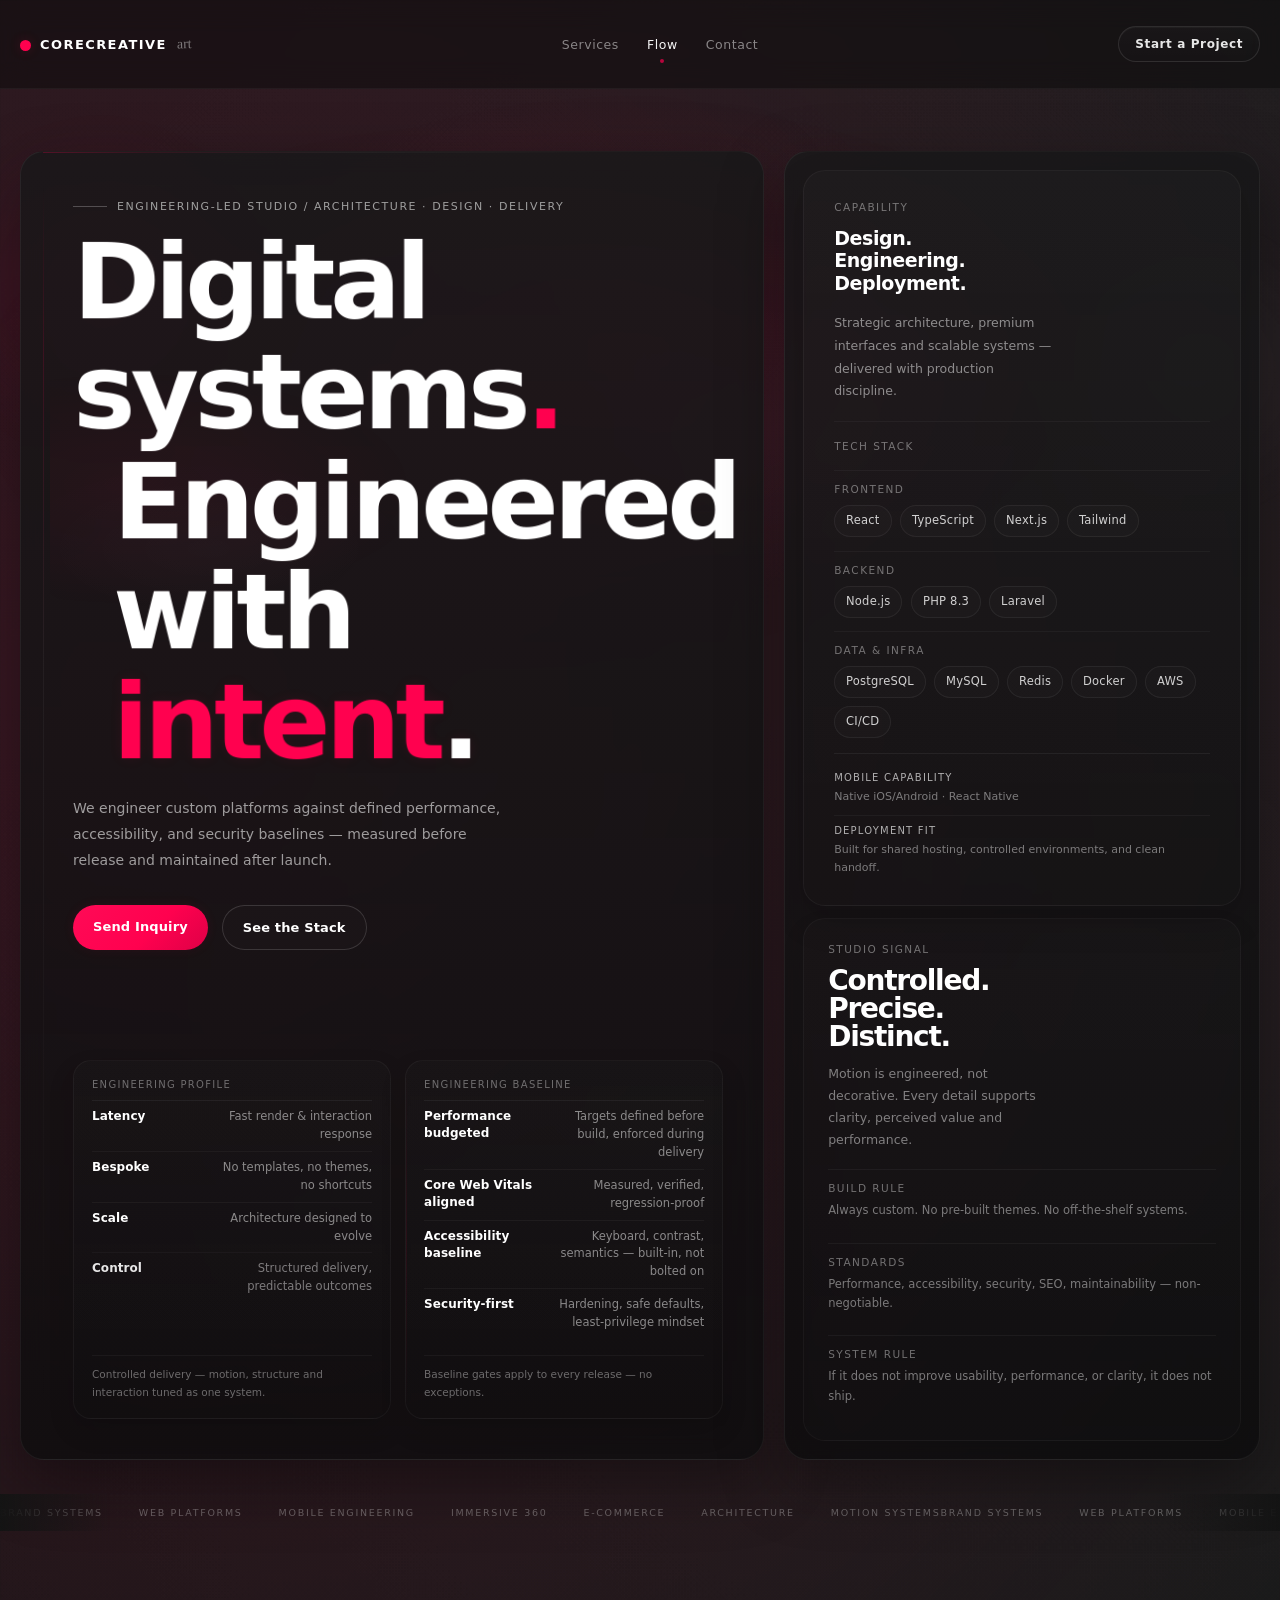
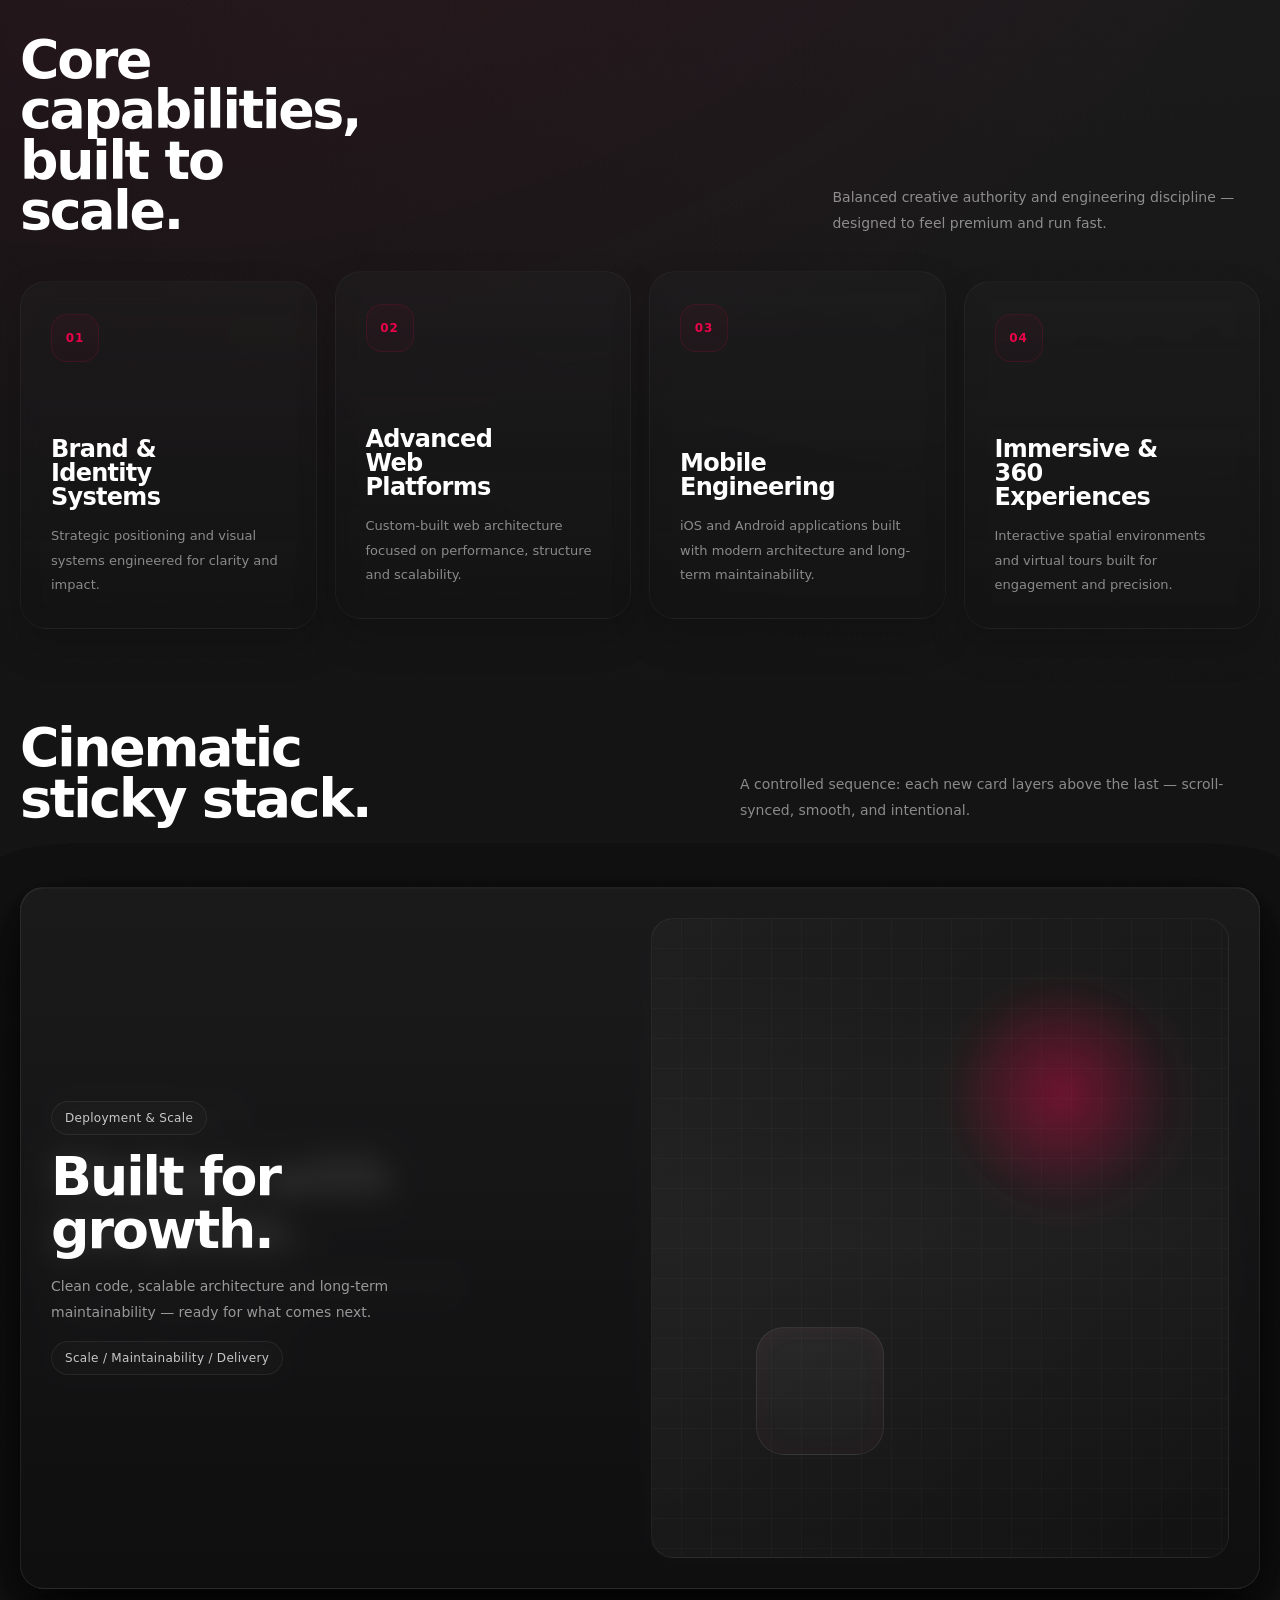
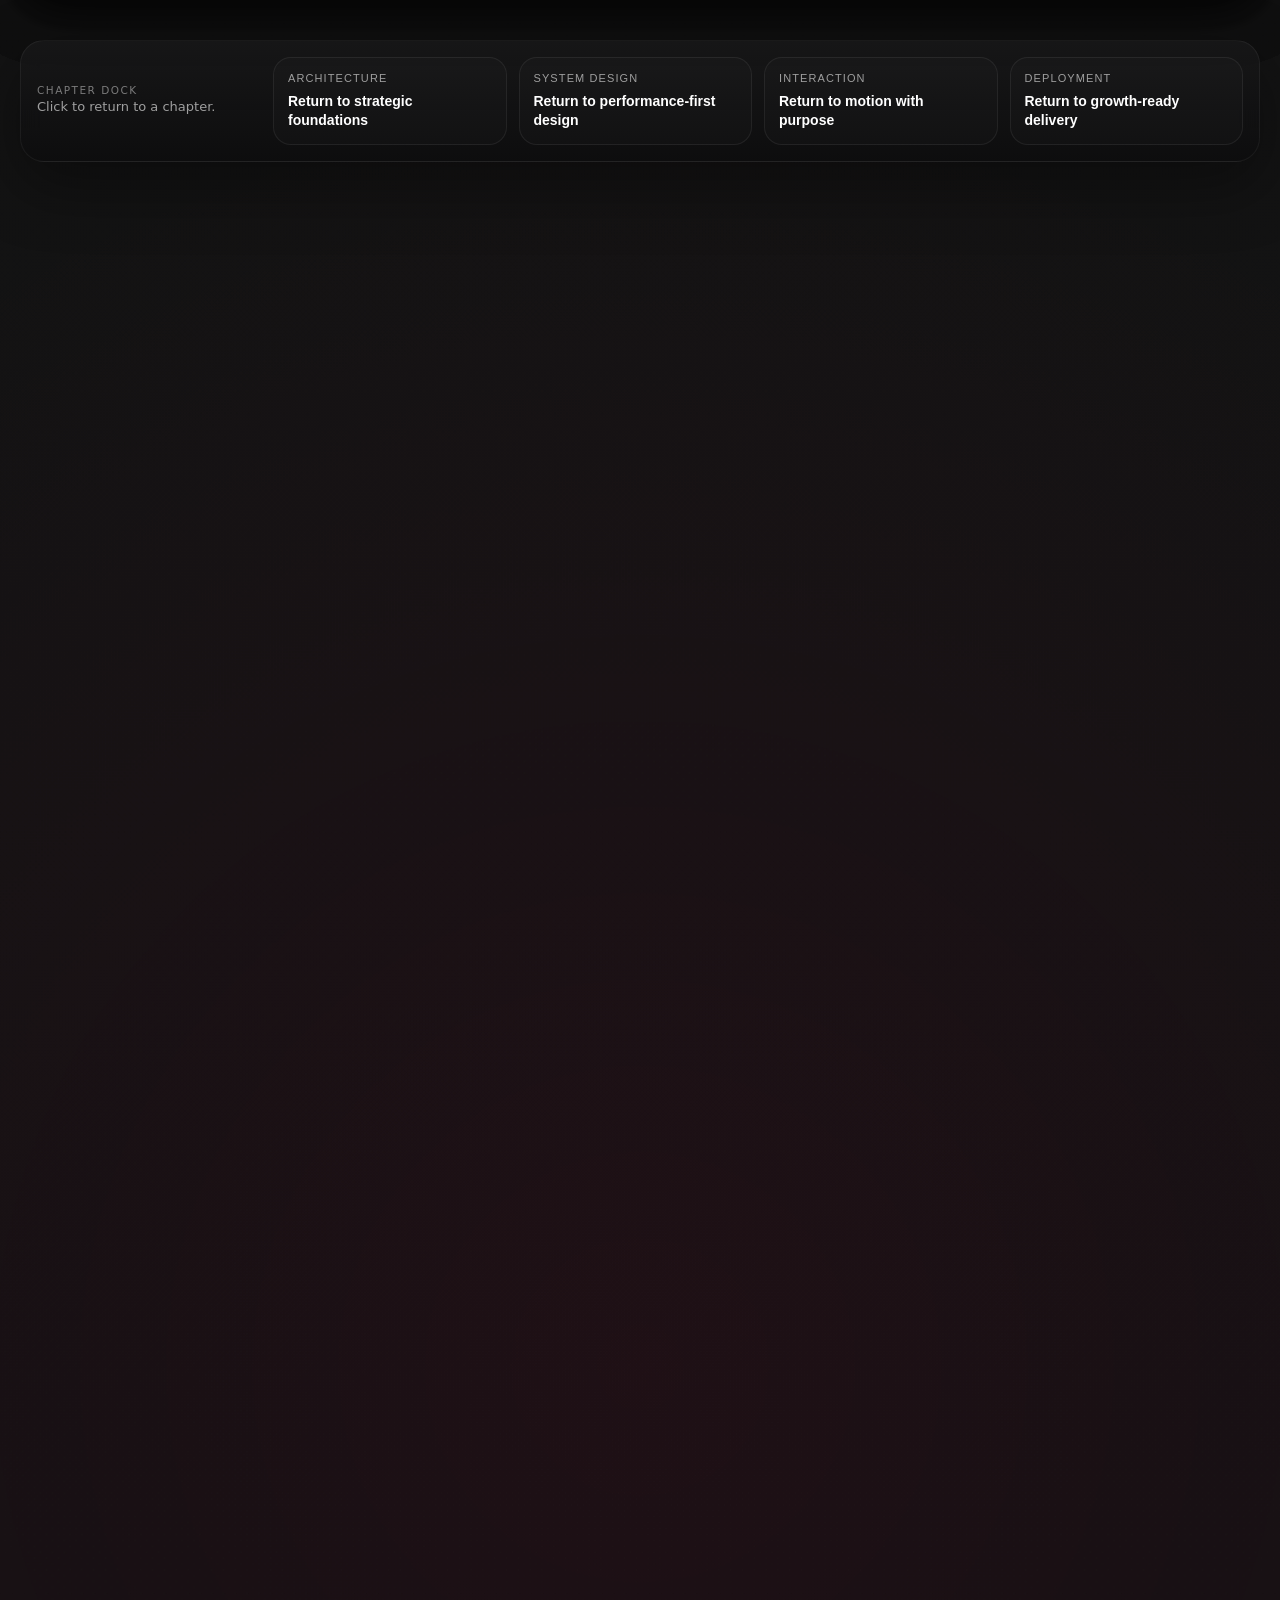
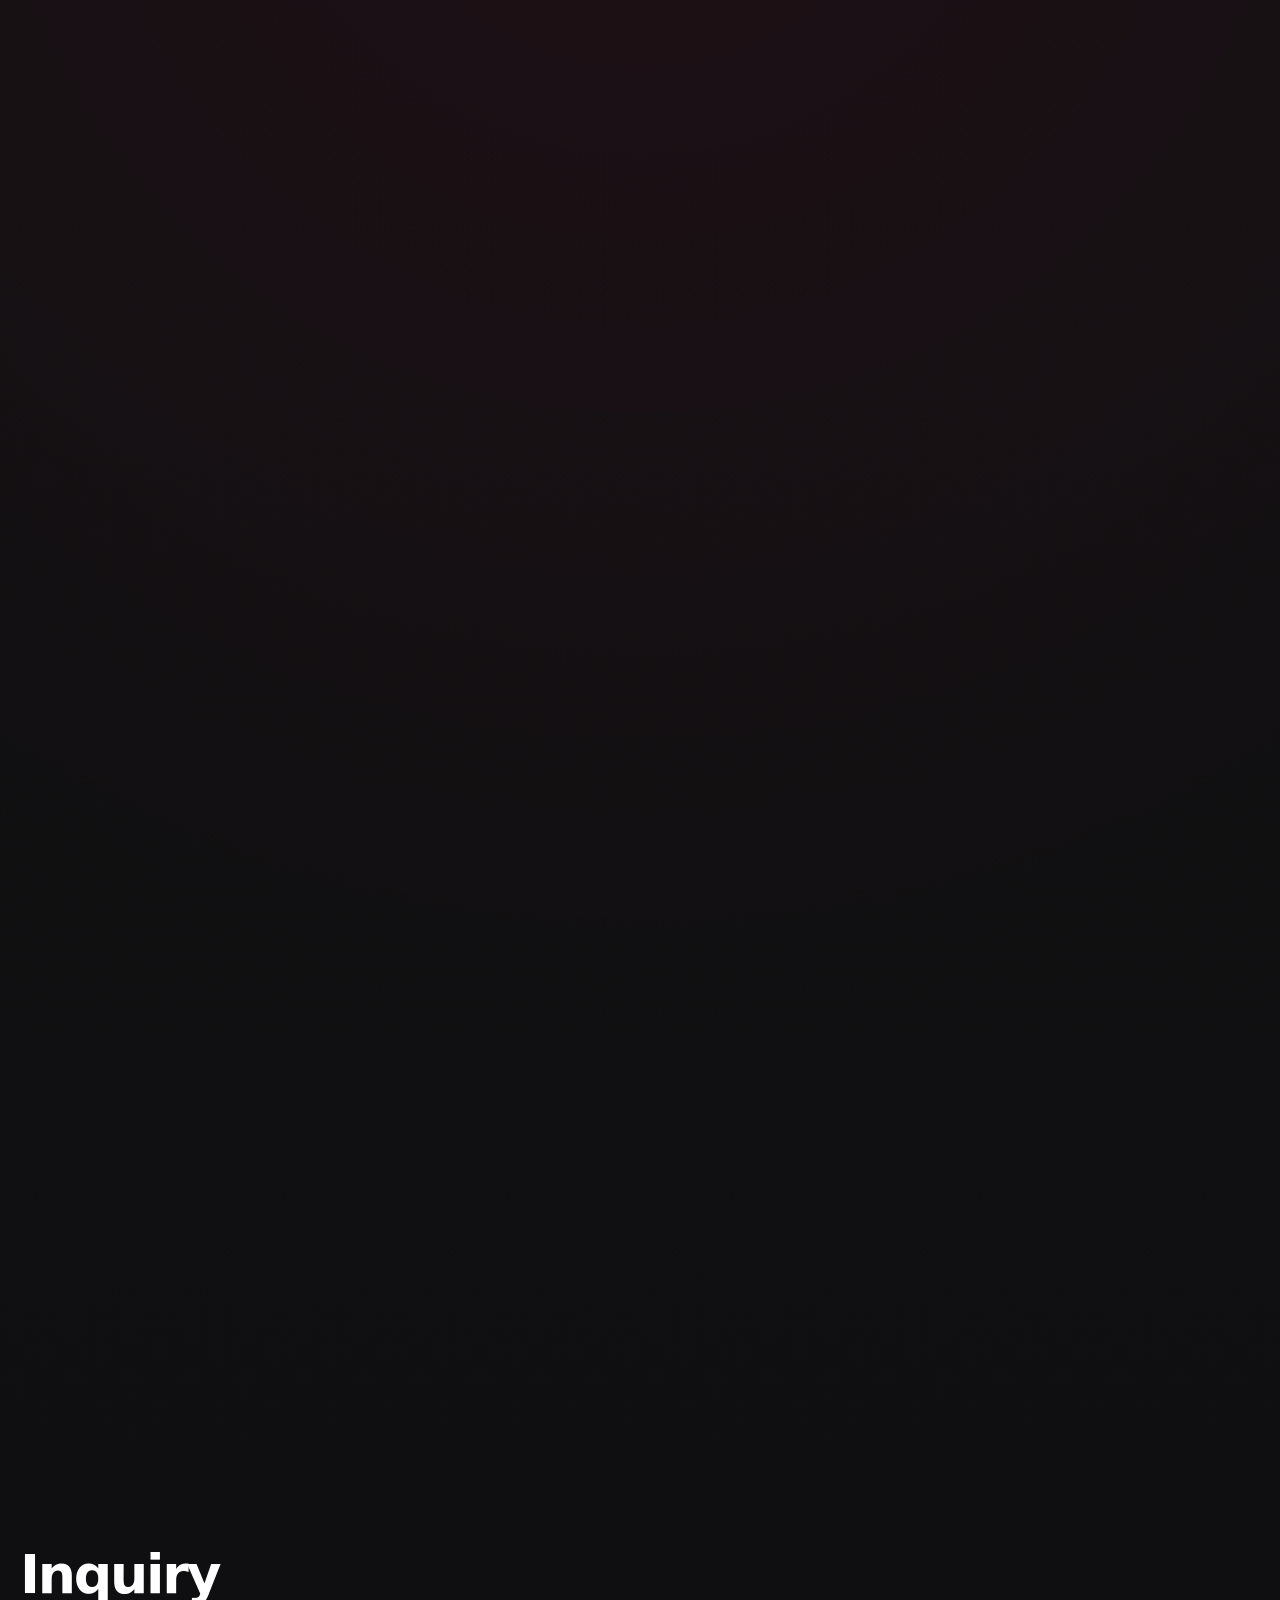
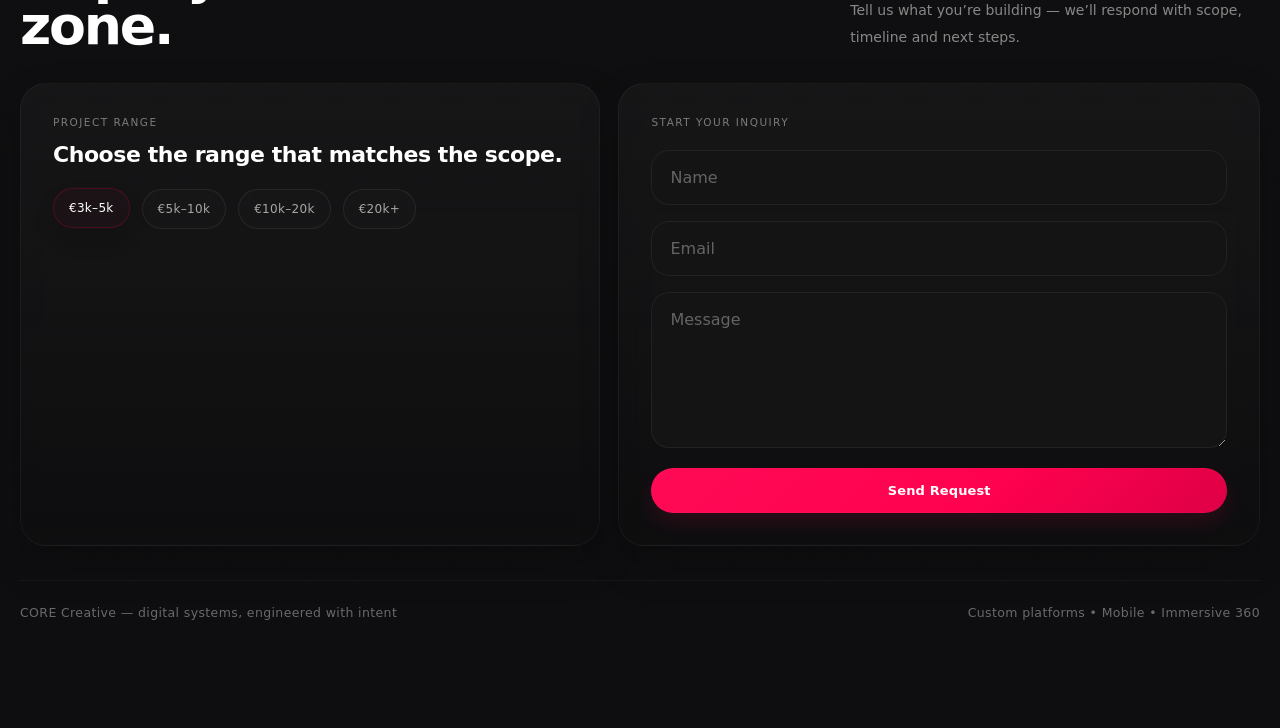
<file: index-pills bekap.html>
<!-- index.html -->
<!DOCTYPE html>
<html lang="en">
<head>
  <meta charset="UTF-8" />
  <meta name="viewport" content="width=device-width, initial-scale=1.0" />

  <title>CORE Creative — Engineering-led Digital Systems</title>
  <meta
    name="description"
    content="Premium digital platforms engineered against measurable baselines: performance budgets, Core Web Vitals, accessibility, and security — verified before release."
  />

  <meta name="robots" content="index,follow" />
  <meta name="referrer" content="strict-origin-when-cross-origin" />
  <meta name="format-detection" content="telephone=no" />

  <meta name="theme-color" content="#0e0e10" />
  <meta name="color-scheme" content="dark light" />

  <meta property="og:type" content="website" />
  <meta property="og:title" content="CORE Creative — Engineering-led Digital Systems" />
  <meta
    property="og:description"
    content="Engineering-first delivery: defined budgets, measurable baselines, and release gates for CWV, accessibility, and security."
  />

  <meta name="twitter:card" content="summary_large_image" />
  <meta name="twitter:title" content="CORE Creative — Engineering-led Digital Systems" />
  <meta
    name="twitter:description"
    content="Engineering-first delivery: defined budgets, measurable baselines, and release gates for CWV, accessibility, and security."
  />

  <link rel="stylesheet" href="assets/css/styles.css?v=dev9" />
</head>
<body>

  <!-- NAV -->
  <div class="nav">
    <div class="container nav-inner">
<a class="brand brand-lockup" href="#top" aria-label="CORECREATIVE ART">
  <span class="dot"></span>
  <span class="brand-word">CORECREATIVE</span>
  <span class="brand-script-wrap" aria-hidden="true">
    <span class="brand-script-reveal">
      <span class="brand-script">art</span>
    </span>
  </span>
</a>

      <div class="links" aria-label="primary">
        <a href="#services">Services</a>
        <a href="#stack" class="active">Flow</a>
        <a href="#contact">Contact</a>
      </div>

      <a class="cta" href="#contact">Start a Project</a>
    </div>
  </div>

  <!-- HERO -->
  <section class="hero" id="top">
    <div class="hero-spot"></div>

    <div class="container hero-grid">

      <!-- LEFT -->
      <div class="panel reactive hero-main">
        <div class="hero-line"></div>

        <div>
          <span class="eyebrow">Engineering-led studio / Architecture · Design · Delivery</span>

          <h1 class="title" aria-label="Digital systems. Engineered with intent.">
            <span class="line l1">
              <span class="w">Digital</span>
              <span class="w">systems<span class="punct punct-accent">.</span></span>
            </span>
            <span class="line l2">
              <span class="w">Engineered</span>
              <span class="w">with</span>
              <span class="w accent">intent<span class="punct punct-white">.</span></span>
            </span>
          </h1>

          <p class="hero-copy">
            We engineer custom platforms against defined performance, accessibility, and security baselines — measured before release and maintained after launch.
          </p>

          <div class="actions">
            <a class="btn primary" href="#contact">Send Inquiry</a>
            <a class="btn secondary" href="#stack">See the Stack</a>
          </div>
        </div>

        <div class="hero-strip">
          <!-- ENGINEERING PROFILE -->
          <div class="card reactive profile-card">
            <div>
              <div class="label">Engineering profile</div>

              <div class="profile-list" aria-label="engineering profile list">
                <div class="pl">
                  <strong>Latency</strong>
                  <span>Fast render &amp; interaction response</span>
                </div>
                <div class="pl">
                  <strong>Bespoke</strong>
                  <span>No templates, no themes, no shortcuts</span>
                </div>
                <div class="pl">
                  <strong>Scale</strong>
                  <span>Architecture designed to evolve</span>
                </div>
                <div class="pl">
                  <strong>Control</strong>
                  <span>Structured delivery, predictable outcomes</span>
                </div>
              </div>
            </div>

            <p class="micro micro-tight">
              Controlled delivery — motion, structure and interaction tuned as one system.
            </p>
          </div>

          <!-- ENGINEERING BASELINE -->
          <div class="card reactive baseline-card">
            <div>
              <div class="label">Engineering baseline</div>

              <div class="baseline-list" aria-label="engineering baseline list">
                <div class="bl">
                  <strong>Performance budgeted</strong>
                  <span>Targets defined before build, enforced during delivery</span>
                </div>
                <div class="bl">
                  <strong>Core Web Vitals aligned</strong>
                  <span>Measured, verified, regression-proof</span>
                </div>
                <div class="bl">
                  <strong>Accessibility baseline</strong>
                  <span>Keyboard, contrast, semantics — built-in, not bolted on</span>
                </div>
                <div class="bl">
                  <strong>Security-first</strong>
                  <span>Hardening, safe defaults, least-privilege mindset</span>
                </div>
              </div>
            </div>

            <p class="micro micro-tight">
              Baseline gates apply to every release — no exceptions.
            </p>
          </div>
        </div>
      </div>

      <!-- RIGHT -->
      <aside class="panel reactive hero-side">
        <div class="side-box reactive">
          <div class="label">Capability</div>

          <h4>Design. Engineering. Deployment.</h4>
          <p class="studio-copy">
            Strategic architecture, premium interfaces and scalable systems — delivered with production discipline.
          </p>

          <div class="mini-stack">
            <div class="label">Tech stack</div>

            <div class="stack-group stack-group-first">
              <div class="label">Frontend</div>
              <div class="pill-row">
                <span class="pill">React</span>
                <span class="pill">TypeScript</span>
                <span class="pill">Next.js</span>
                <span class="pill">Tailwind</span>
              </div>
            </div>

            <div class="stack-group mini-stack-tight">
              <div class="label">Backend</div>
              <div class="pill-row">
                <span class="pill">Node.js</span>
                <span class="pill">PHP 8.3</span>
                <span class="pill">Laravel</span>
              </div>
            </div>

            <div class="stack-group mini-stack-tight">
              <div class="label">Data &amp; Infra</div>
              <div class="pill-row">
                <span class="pill">PostgreSQL</span>
                <span class="pill">MySQL</span>
                <span class="pill">Redis</span>
                <span class="pill">Docker</span>
                <span class="pill">AWS</span>
                <span class="pill">CI/CD</span>
              </div>
            </div>

            <div class="stack-note-block">
              <div class="stack-note-rows">
                <div class="stack-note-item">
                  <div class="stack-note-label">Mobile capability</div>
                  <div class="stack-note-copy">Native iOS/Android · React Native</div>
                </div>

                <div class="stack-note-item">
                  <div class="stack-note-label">Deployment fit</div>
                  <div class="stack-note-copy">
                    Built for shared hosting, controlled environments, and clean handoff.
                  </div>
                </div>
              </div>
            </div>
          </div>
        </div>

        <div class="side-box reactive">
          <div class="label">Studio signal</div>
          <h3 class="studio-title">Controlled. Precise. Distinct.</h3>
          <p class="studio-copy">
            Motion is engineered, not decorative. Every detail supports clarity, perceived value and performance.
          </p>

          <div class="rule-card reactive">
            <div class="label">Build rule</div>
            <p class="rule-copy">Always custom. No pre-built themes. No off-the-shelf systems.</p>
          </div>

          <div class="rule-card reactive">
            <div class="label">Standards</div>
            <p class="rule-copy">Performance, accessibility, security, SEO, maintainability — non-negotiable.</p>
          </div>

          <div class="rule-card reactive">
            <div class="label">System rule</div>
            <p class="rule-copy">If it does not improve usability, performance, or clarity, it does not ship.</p>
          </div>
        </div>
      </aside>
    </div>

    <div class="ticker-wrap">
      <div class="ticker-track">
        <div class="ticker-group">
          <span>Brand Systems</span>
          <span>Web Platforms</span>
          <span>Mobile Engineering</span>
          <span>Immersive 360</span>
          <span>E-commerce</span>
          <span>Architecture</span>
          <span>Motion Systems</span>
        </div>
        <div class="ticker-group">
          <span>Brand Systems</span>
          <span>Web Platforms</span>
          <span>Mobile Engineering</span>
          <span>Immersive 360</span>
          <span>E-commerce</span>
          <span>Architecture</span>
          <span>Motion Systems</span>
        </div>
        <div class="ticker-group">
          <span>Brand Systems</span>
          <span>Web Platforms</span>
          <span>Mobile Engineering</span>
          <span>Immersive 360</span>
          <span>E-commerce</span>
          <span>Architecture</span>
          <span>Motion Systems</span>
        </div>
      </div>
    </div>
  </section>

  <!-- SERVICES -->
  <section class="section" id="services">
    <div class="container">
      <div class="head">
        <h2>Core capabilities, built to scale.</h2>
        <p>Balanced creative authority and engineering discipline — designed to feel premium and run fast.</p>
      </div>

      <div class="grid4">
        <div class="panel reactive service">
          <div class="icon">01</div>
          <div>
            <h3>Brand &amp; Identity Systems</h3>
            <p>Strategic positioning and visual systems engineered for clarity and impact.</p>
          </div>
        </div>

        <div class="panel reactive service">
          <div class="icon">02</div>
          <div>
            <h3>Advanced Web Platforms</h3>
            <p>Custom-built web architecture focused on performance, structure and scalability.</p>
          </div>
        </div>

        <div class="panel reactive service">
          <div class="icon">03</div>
          <div>
            <h3>Mobile Engineering</h3>
            <p>iOS and Android applications built with modern architecture and long-term maintainability.</p>
          </div>
        </div>

        <div class="panel reactive service">
          <div class="icon">04</div>
          <div>
            <h3>Immersive &amp; 360 Experiences</h3>
            <p>Interactive spatial environments and virtual tours built for engagement and precision.</p>
          </div>
        </div>
      </div>
    </div>
  </section>

  <!-- FLOW / STACK -->
  <section class="section" id="stack">
    <div class="container">
      <div class="head">
        <h2>Cinematic sticky stack.</h2>
        <p>A controlled sequence: each new card layers above the last — scroll-synced, smooth, and intentional.</p>
      </div>
    </div>

    <div class="stack-scene">
      <div class="container">
        <div class="stack-sticky">
          <div class="stack-stage reactive">
            <div class="stack-scene-spot"></div>

            <div class="stack-card reactive" data-chapter="architecture">
              <div class="stack-veil"></div>
              <div class="stack-card-inner">
                <div class="stack-copy">
                  <div class="tag">Architecture</div>
                  <h3>Strategic foundations.</h3>
                  <p>Every project begins with structure. Positioning, logic and technical architecture aligned from day one.</p>
                  <div class="tag">Positioning / Logic / Architecture</div>
                </div>
                <div class="visual">
                  <div class="glow"></div>
                  <div class="core"></div>
                </div>
              </div>
            </div>

            <div class="stack-card reactive" data-chapter="system">
              <div class="stack-veil"></div>
              <div class="stack-card-inner">
                <div class="stack-copy">
                  <div class="tag">System Design</div>
                  <h3>Designed to perform.</h3>
                  <p>Visual systems and interface logic built as one cohesive environment — clear, premium, consistent.</p>
                  <div class="tag">Design System / UI Logic / Cohesion</div>
                </div>
                <div class="visual">
                  <div class="glow"></div>
                  <div class="core"></div>
                </div>
              </div>
            </div>

            <div class="stack-card reactive" data-chapter="interaction">
              <div class="stack-veil"></div>
              <div class="stack-card-inner">
                <div class="stack-copy">
                  <div class="tag">Interaction &amp; Performance</div>
                  <h3>Motion with purpose.</h3>
                  <p>Controlled animation and feedback engineered for clarity and speed — never for decoration.</p>
                  <div class="tag">Motion / Feedback / Performance</div>
                </div>
                <div class="visual">
                  <div class="glow"></div>
                  <div class="core"></div>
                </div>
              </div>
            </div>

            <div class="stack-card reactive" data-chapter="deployment">
              <div class="stack-veil"></div>
              <div class="stack-card-inner">
                <div class="stack-copy">
                  <div class="tag">Deployment &amp; Scale</div>
                  <h3>Built for growth.</h3>
                  <p>Clean code, scalable architecture and long-term maintainability — ready for what comes next.</p>
                  <div class="tag">Scale / Maintainability / Delivery</div>
                </div>
                <div class="visual">
                  <div class="glow"></div>
                  <div class="core"></div>
                </div>
              </div>
            </div>

          </div>
        </div>

        <div class="chapter-dock">
          <div class="panel reactive chapter-shell">
            <div>
              <div class="label">Chapter Dock</div>
              <div class="chapter-intro">Click to return to a chapter.</div>
            </div>

            <div class="chapter-row">
              <button class="chapter-btn" data-to="architecture">
                <small>Architecture</small>
                <strong>Return to strategic foundations</strong>
              </button>
              <button class="chapter-btn" data-to="system">
                <small>System Design</small>
                <strong>Return to performance-first design</strong>
              </button>
              <button class="chapter-btn" data-to="interaction">
                <small>Interaction</small>
                <strong>Return to motion with purpose</strong>
              </button>
              <button class="chapter-btn" data-to="deployment">
                <small>Deployment</small>
                <strong>Return to growth-ready delivery</strong>
              </button>
            </div>
          </div>
        </div>

      </div>
    </div>
  </section>

  <!-- CONTACT -->
  <section class="section" id="contact">
    <div class="container">
      <div class="head">
        <h2>Inquiry zone.</h2>
        <p>Tell us what you’re building — we’ll respond with scope, timeline and next steps.</p>
      </div>

      <div class="two">
        <div class="panel reactive box">
          <div class="label">Project range</div>
          <h3 style="margin: 14px 0 0; font-size: 22px; letter-spacing: -0.02em;">
            Choose the range that matches the scope.
          </h3>

          <div class="chips">
            <div class="chip active">€3k–5k</div>
            <div class="chip">€5k–10k</div>
            <div class="chip">€10k–20k</div>
            <div class="chip">€20k+</div>
          </div>
        </div>

        <div class="panel reactive box">
          <div class="label">Start your inquiry</div>

          <form>
            <div class="field-wrap reactive">
              <input class="field" type="text" placeholder="Name" />
            </div>
            <div class="field-wrap reactive">
              <input class="field" type="email" placeholder="Email" />
            </div>
            <div class="field-wrap reactive">
              <textarea class="field" placeholder="Message"></textarea>
            </div>

            <button class="btn primary" type="button">Send Request</button>
          </form>
        </div>
      </div>

      <div class="footer">
        <div class="footer-line">
          <div>CORE Creative — digital systems, engineered with intent</div>
          <div>Custom platforms • Mobile • Immersive 360</div>
        </div>
      </div>
    </div>
  </section>

  <script src="assets/js/app.js?v=dev9"></script>
</body>
</html>
</file>
<file: assets/css/styles.css>
:root {
  --accent: #ff014f;
  --accent-rgb: 255, 1, 79;
  --bg1: #1b1b1c;
  --bg2: #141414;
  --bg3: #0e0e10;
  --text: #fff;
  --muted: #9f9f9f;
  --b1: rgba(255, 255, 255, 0.08);
  --b2: rgba(255, 255, 255, 0.14);
  --r: 24px;
  --ease: cubic-bezier(0.22, 0.61, 0.36, 1);
  --max: 1240px;
  --hero-x: 50%;
  --hero-y: 35%;
  --stack-x: 50%;
  --stack-y: 50%;
  --page-x: 50%;
  --page-y: 38%;
}

* {
  box-sizing: border-box;
}

html {
  scroll-behavior: smooth;
}

body {
  margin: 0;
  position: relative;
  isolation: isolate;
  font-family: Inter, system-ui, -apple-system, Segoe UI, sans-serif;
  color: var(--text);
  background:
    radial-gradient(circle at 12% 10%, rgba(var(--accent-rgb), 0.14), transparent 22%),
    radial-gradient(circle at 86% 14%, rgba(255, 255, 255, 0.03), transparent 22%),
    radial-gradient(circle at 50% 64%, rgba(var(--accent-rgb), 0.06), transparent 28%),
    linear-gradient(180deg, var(--bg1) 0%, var(--bg2) 34%, var(--bg3) 100%);
  overflow-x: hidden;
}

body::before {
  content: "";
  position: fixed;
  inset: 0;
  pointer-events: none;
  z-index: 0;
  background:
    radial-gradient(
      640px 340px at var(--page-x) var(--page-y),
      rgba(var(--accent-rgb), 0.09),
      transparent 74%
    ),
    radial-gradient(
      320px 210px at calc(var(--page-x) + 8%) calc(var(--page-y) + 10%),
      rgba(255, 255, 255, 0.022),
      transparent 78%
    ),
    radial-gradient(
      820px 420px at calc(var(--page-x) - 10%) calc(var(--page-y) + 6%),
      rgba(var(--accent-rgb), 0.035),
      transparent 78%
    );
  opacity: 0.96;
}

a {
  color: inherit;
  text-decoration: none;
}

.container {
  width: min(100% - 32px, var(--max));
  margin: 0 auto;
  position: relative;
  z-index: 2;
}

/* NAV */

.nav {
  position: sticky;
  top: 0;
  z-index: 100;
  backdrop-filter: blur(14px);
  background: rgba(10, 10, 10, 0.5);
  border-bottom: 1px solid rgba(255, 255, 255, 0.045);
  transition:
    background 0.34s var(--ease),
    border-color 0.34s var(--ease),
    box-shadow 0.34s var(--ease),
    backdrop-filter 0.34s var(--ease);
}

.nav.is-scrolled {
  background: rgba(9, 9, 10, 0.68);
  border-bottom-color: rgba(255, 255, 255, 0.06);
  box-shadow: 0 10px 28px rgba(0, 0, 0, 0.16);
  backdrop-filter: blur(18px);
}

.nav-inner {
  min-height: 88px;
  display: flex;
  align-items: center;
  justify-content: space-between;
  gap: 24px;
  transition:
    min-height 0.34s var(--ease),
    gap 0.34s var(--ease);
}

.nav.is-scrolled .nav-inner {
  min-height: 80px;
  gap: 22px;
}

.brand {
  display: inline-flex;
  align-items: center;
  gap: 9px;
  font-size: 13px;
  font-weight: 800;
  letter-spacing: 0.11em;
  white-space: nowrap;
}

.brand-lockup {
  position: relative;
}

.dot {
  width: 11px;
  height: 11px;
  border-radius: 999px;
  background: #ff014f;
  box-shadow: 0 0 12px rgba(var(--accent-rgb), 0.18);
  animation: pulse 3s infinite;
  transform: translateY(1px);
  flex: 0 0 auto;
}

.brand-word {
  display: inline-block;
  line-height: 1;
  transform: translateY(0);
}

.brand-script-wrap {
  display: inline-flex;
  align-items: center;
  justify-content: flex-start;
  width: 1.92em;
  margin-left: 1px;
  overflow: hidden;
  transform: translateY(-0.5px) rotate(-1.5deg);
  transform-origin: left center;
  pointer-events: none;
  flex: 0 0 auto;
}

.brand-script-reveal {
  position: relative;
  display: inline-block;
  width: 0;
  max-width: 100%;
  overflow: hidden;
  white-space: nowrap;
  animation: brandWriteReveal 1.1s var(--ease) 0.45s forwards;
}

.brand-script-reveal::before {
  content: none;
}

.brand-script-reveal::after {
  content: "";
  position: absolute;
  top: 52%;
  left: 0;
  width: 5px;
  height: 5px;
  border-radius: 999px;
  background: rgba(255, 255, 255, 0.1);
  filter: blur(0.8px);
  transform: translate(-35%, -50%);
  opacity: 0;
  animation: brandPenTravel 1.1s var(--ease) 0.45s forwards;
  z-index: 3;
}

.brand-script {
  position: relative;
  z-index: 1;
  display: inline-block;
  font-family:
    "Bradley Hand",
    "Segoe Script",
    "Apple Chancery",
    "Snell Roundhand",
    cursive;
  font-size: 14px;
  font-weight: 400;
  line-height: 1;
  letter-spacing: -0.005em;
  text-transform: none;
  color: rgba(255, 255, 255, 0.44);
  white-space: nowrap;
  text-shadow: none;
  filter: none;
}

.links {
  display: flex;
  gap: 28px;
  color: var(--muted);
  font-size: 12.5px;
  letter-spacing: 0.045em;
}

.links a {
  position: relative;
  opacity: 0.68;
  color: rgba(255, 255, 255, 0.72);
  transition:
    opacity 0.24s var(--ease),
    color 0.24s var(--ease);
}

.links a::after {
  content: "";
  position: absolute;
  left: 50%;
  bottom: -11px;
  width: 4px;
  height: 4px;
  border-radius: 999px;
  background: rgba(var(--accent-rgb), 0.8);
  transform: translateX(-50%) scale(0.6);
  opacity: 0;
  transition:
    transform 0.24s var(--ease),
    opacity 0.24s var(--ease);
}

.links a:hover,
.links a.active,
.links a:focus-visible {
  color: #fff;
  opacity: 0.96;
}

.links a.active::after,
.links a:focus-visible::after {
  opacity: 0.9;
  transform: translateX(-50%) scale(1);
}

.links a:focus-visible,
.cta:focus-visible {
  outline: none;
}

.cta {
  padding: 10px 16px;
  border-radius: 999px;
  border: 1px solid rgba(255, 255, 255, 0.1);
  font-size: 12px;
  font-weight: 600;
  letter-spacing: 0.05em;
  color: rgba(255, 255, 255, 0.9);
  background:
    linear-gradient(180deg, rgba(255, 255, 255, 0.018), rgba(255, 255, 255, 0.008));
  box-shadow:
    inset 0 1px 0 rgba(255, 255, 255, 0.035),
    0 0 0 rgba(0, 0, 0, 0);
  transition:
    transform 0.26s var(--ease),
    border-color 0.26s var(--ease),
    background 0.26s var(--ease),
    box-shadow 0.26s var(--ease),
    color 0.26s var(--ease);
}

.nav.is-scrolled .cta {
  padding: 9px 15px;
  border-color: rgba(255, 255, 255, 0.12);
  background:
    linear-gradient(180deg, rgba(255, 255, 255, 0.022), rgba(255, 255, 255, 0.01));
}

.cta:hover {
  transform: translateY(-1px);
  border-color: rgba(255, 255, 255, 0.16);
  color: #fff;
  background:
    linear-gradient(180deg, rgba(255, 255, 255, 0.026), rgba(255, 255, 255, 0.012));
  box-shadow:
    inset 0 1px 0 rgba(255, 255, 255, 0.045),
    0 10px 20px rgba(0, 0, 0, 0.12);
}

.cta:focus-visible {
  border-color: rgba(var(--accent-rgb), 0.42);
  box-shadow:
    inset 0 1px 0 rgba(255, 255, 255, 0.04),
    0 0 0 4px rgba(var(--accent-rgb), 0.07);
}

/* GLOBAL REACTIVE */

.reactive {
  position: relative;
  --mx: 50%;
  --my: 50%;
  border-radius: inherit;
  isolation: isolate;
}

.reactive::before {
  content: "";
  position: absolute;
  inset: 0;
  padding: 1px;
  border-radius: inherit;
  background:
    radial-gradient(
      180px circle at var(--mx) var(--my),
      rgba(var(--accent-rgb), 0.46),
      rgba(var(--accent-rgb), 0.11) 20%,
      rgba(255, 255, 255, 0.07) 34%,
      transparent 60%
    );
  -webkit-mask:
    linear-gradient(#000 0 0) content-box,
    linear-gradient(#000 0 0);
  -webkit-mask-composite: xor;
  mask-composite: exclude;
  opacity: 0;
  transition: opacity 0.18s linear;
  pointer-events: none;
  z-index: 8;
}

.reactive::after {
  content: "";
  position: absolute;
  inset: 0;
  border-radius: inherit;
  background:
    radial-gradient(
      180px circle at var(--mx) var(--my),
      rgba(var(--accent-rgb), 0.04),
      transparent 52%
    );
  opacity: 0;
  transition: opacity 0.18s linear;
  pointer-events: none;
  z-index: 0;
}

.reactive.is-active::before,
.reactive.is-active::after {
  opacity: 1;
}

.panel {
  border: 1px solid rgba(255, 255, 255, 0.07);
  border-radius: 24px;
  background: linear-gradient(180deg, rgba(27, 27, 28, 0.8), rgba(15, 15, 16, 0.7));
  box-shadow: 0 18px 54px rgba(0, 0, 0, 0.34);
  backdrop-filter: blur(11px);
  overflow: hidden;
}

/* HERO */

.hero {
  position: relative;
  padding: 62px 0 36px;
  overflow: visible;
  isolation: isolate;
}

.hero::before,
.hero::after {
  content: "";
  position: absolute;
  border-radius: 999px;
  filter: blur(18px);
  pointer-events: none;
  z-index: 0;
}

.hero::before {
  width: 360px;
  height: 360px;
  left: -80px;
  top: 20px;
  background: radial-gradient(circle, rgba(var(--accent-rgb), 0.12), transparent 64%);
  animation: floaty 10s ease-in-out infinite;
}

.hero::after {
  width: 320px;
  height: 320px;
  right: -80px;
  top: 120px;
  background: radial-gradient(circle, rgba(255, 255, 255, 0.035), transparent 68%);
  animation: floaty 12s ease-in-out infinite reverse;
}

.hero-spot {
  display: none;
}

.hero-grid {
  display: grid;
  grid-template-columns: 1.22fr 0.78fr;
  gap: 20px;
  align-items: stretch;
}

.hero-main {
  padding: 40px;
  min-height: 680px;
  display: flex;
  flex-direction: column;
  justify-content: space-between;
  position: relative;
}

.hero-line {
  position: absolute;
  inset: 0 auto auto 0;
  width: 100%;
  height: 1px;
  background: linear-gradient(90deg, transparent, rgba(var(--accent-rgb), 0.62), transparent);
  opacity: 0.6;
}

.eyebrow {
  display: inline-flex;
  align-items: center;
  gap: 10px;
  color: var(--muted);
  font-size: 11px;
  letter-spacing: 0.14em;
  text-transform: uppercase;
}

.eyebrow::before {
  content: "";
  width: 34px;
  height: 1px;
  background: rgba(255, 255, 255, 0.24);
}

/* TITLE */

h1 {
  margin: 20px 0 0;
  font-size: clamp(56px, 8.2vw, 126px);
  line-height: 0.95;
  letter-spacing: -0.046em;
  max-width: 10.6ch;
}

.title {
  display: flex;
  flex-direction: column;
  gap: 10px;
  align-items: flex-start;
}

.line {
  display: flex;
  flex-wrap: wrap;
  align-items: baseline;
  column-gap: 0.18em;
  row-gap: 0.1em;
  padding-right: 0.08em;
}

.l2 {
  margin-left: 0.55ch;
}

.w {
  display: inline-block;
  opacity: 0;
  transform: translateY(120%) skewY(7deg);
  animation: splitIn 1s var(--ease) forwards;
  will-change: transform, opacity;
}

.punct {
  display: inline;
  opacity: 1;
  transform: none;
  animation: none;
  margin-left: 0;
  letter-spacing: 0;
}

.punct-accent {
  color: #ff014f !important;
}

.punct-white {
  color: #ffffff !important;
}

.accent {
  color: #ff014f;
}

.l1 .w:nth-child(1) {
  animation-delay: 0.06s;
}

.l1 .w:nth-child(2) {
  animation-delay: 0.16s;
}

.l2 .w:nth-child(1) {
  animation-delay: 0.3s;
}

.l2 .w:nth-child(2) {
  animation-delay: 0.4s;
}

.l2 .w:nth-child(3) {
  animation-delay: 0.5s;
}

.hero-copy {
  margin-top: 22px;
  max-width: 50ch;
  color: rgba(255, 255, 255, 0.58);
  font-size: 14px;
  line-height: 1.86;
  opacity: 0;
  transform: translateY(16px);
  animation: fadeUp 0.9s var(--ease) 0.72s forwards;
}

.actions {
  margin-top: 32px;
  display: flex;
  gap: 14px;
  flex-wrap: wrap;
  opacity: 0;
  transform: translateY(16px);
  animation: fadeUp 0.9s var(--ease) 0.9s forwards;
}

.btn {
  border: 0;
  cursor: pointer;
  border-radius: 999px;
  padding: 14px 20px;
  font: inherit;
  position: relative;
  overflow: hidden;
  transition: 0.25s var(--ease);
}

.btn::before {
  content: "";
  position: absolute;
  width: 130px;
  height: 130px;
  right: -40px;
  bottom: -70px;
  border-radius: 999px;
  background: radial-gradient(circle, rgba(255, 255, 255, 0.2), transparent 68%);
  opacity: 0;
  transition: opacity 0.25s var(--ease);
}

.btn:hover::before {
  opacity: 1;
}

.primary {
  background: linear-gradient(135deg, #ff0a56, #ff014f 58%, #de0046);
  color: #fff;
  font-size: 13px;
  font-weight: 600;
  letter-spacing: 0.01em;
  box-shadow: 0 0 12px rgba(var(--accent-rgb), 0.08);
}

.primary:hover {
  transform: translateY(-1px);
  box-shadow: 0 8px 16px rgba(var(--accent-rgb), 0.11);
}

.secondary {
  background: rgba(255, 255, 255, 0.01);
  border: 1px solid var(--b2);
  color: #fff;
  font-size: 13px;
  font-weight: 600;
  letter-spacing: 0.01em;
}

.secondary:hover {
  transform: translateY(-1px);
  border-color: rgba(var(--accent-rgb), 0.22);
  background: rgba(var(--accent-rgb), 0.025);
}

/* HERO LOWER */

.hero-strip {
  margin-top: 40px;
  display: grid;
  grid-template-columns: 1.05fr 0.95fr;
  gap: 16px;
  align-items: stretch;
}

.card {
  border-radius: 20px;
  border: 1px solid rgba(255, 255, 255, 0.04);
  background: linear-gradient(180deg, rgba(255, 255, 255, 0.015), rgba(255, 255, 255, 0.006));
  padding: 20px;
  min-height: 212px;
  overflow: hidden;
  display: flex;
  flex-direction: column;
  justify-content: space-between;
  gap: 16px;
  transition:
    transform 0.25s var(--ease),
    box-shadow 0.25s var(--ease),
    border-color 0.25s var(--ease);
}

.card:hover {
  transform: translateY(-1px);
  border-color: rgba(255, 255, 255, 0.052);
  box-shadow: 0 8px 18px rgba(0, 0, 0, 0.12);
}

.label {
  color: rgba(255, 255, 255, 0.44);
  font-size: 10.5px;
  letter-spacing: 0.14em;
  text-transform: uppercase;
}

.micro {
  margin: 0;
  color: rgba(255, 255, 255, 0.46);
  font-size: 11.5px;
  line-height: 1.84;
  padding-top: 14px;
  border-top: 1px solid rgba(255, 255, 255, 0.05);
}

.micro-tight {
  margin-top: 0;
}

/* PROFILE + BASELINE LISTS */

.profile-list,
.baseline-list {
  margin-top: 12px;
  display: flex;
  flex-direction: column;
}

.profile-list .pl,
.baseline-list .bl {
  display: flex;
  align-items: flex-start;
  justify-content: space-between;
  gap: 14px;
  padding: 8px 0;
  border-top: 1px solid rgba(255, 255, 255, 0.05);
}

.profile-list .pl:first-child,
.baseline-list .bl:first-child {
  border-top: 1px solid rgba(255, 255, 255, 0.08);
}

.profile-list strong,
.baseline-list strong {
  display: block;
  font-size: 12.5px;
  font-weight: 600;
  line-height: 1.52;
  letter-spacing: 0.008em;
  max-width: 42%;
}

.profile-list span,
.baseline-list span {
  display: block;
  color: rgba(255, 255, 255, 0.6);
  font-size: 12px;
  line-height: 1.66;
  text-align: right;
  max-width: 58%;
}

/* HERO RIGHT */

.hero-side {
  padding: 18px;
  min-height: 680px;
  display: grid;
  grid-template-rows: auto auto;
  gap: 12px;
}

.hero-side .label {
  font-size: 11px;
  letter-spacing: 0.12em;
}

.hero-side h4 {
  margin: 12px 0 0;
  font-size: 17px;
  font-weight: 600;
  letter-spacing: -0.015em;
  line-height: 1.26;
  max-width: 16ch;
}

.hero-side .studio-copy {
  color: rgba(255, 255, 255, 0.56);
}

.hero-side h4 + .studio-copy {
  margin-top: 16px;
  margin-bottom: 0;
  font-size: 12.5px;
  line-height: 1.84;
  max-width: 34ch;
}

.side-box {
  padding: 24px;
  border-radius: 20px;
  border: 1px solid rgba(255, 255, 255, 0.038);
  background: linear-gradient(180deg, rgba(255, 255, 255, 0.014), rgba(255, 255, 255, 0.005));
  transition:
    transform 0.25s var(--ease),
    box-shadow 0.25s var(--ease),
    border-color 0.25s var(--ease);
  overflow: hidden;
}

.side-box:hover {
  transform: translateY(-1px);
  border-color: rgba(255, 255, 255, 0.048);
  box-shadow: 0 8px 18px rgba(0, 0, 0, 0.11);
}

.mini-stack {
  margin-top: 18px;
  padding-top: 18px;
  border-top: 1px solid rgba(255, 255, 255, 0.05);
}

.stack-group {
  margin-top: 16px;
  padding-top: 14px;
  border-top: 1px solid rgba(255, 255, 255, 0.045);
}

.stack-group-first {
  margin-top: 20px;
  padding-top: 0;
  border-top: 0;
}

.mini-stack-tight {
  margin-top: 16px;
  padding-top: 14px;
}

.pill-row {
  margin-top: 10px;
  display: flex;
  flex-wrap: wrap;
  gap: 8px;
}

.stack-spec-line {
  margin: 11px 0 0;
  color: rgba(255, 255, 255, 0.74);
  font-size: 12.5px;
  line-height: 1.9;
  letter-spacing: 0.03em;
  max-width: 36ch;
}

.pill {
  padding: 9px 11px;
  border-radius: 999px;
  border: 1px solid rgba(255, 255, 255, 0.06);
  background: rgba(255, 255, 255, 0.014);
  color: rgba(255, 255, 255, 0.8);
  font-size: 11.5px;
  letter-spacing: 0.02em;
  line-height: 1;
  white-space: nowrap;
  transition:
    transform 0.25s var(--ease),
    border-color 0.25s var(--ease),
    background 0.25s var(--ease),
    box-shadow 0.25s var(--ease);
  will-change: transform;
}

.pill:hover {
  transform: translateY(-1px);
  border-color: rgba(var(--accent-rgb), 0.18);
  background: rgba(var(--accent-rgb), 0.025);
  box-shadow: 0 0 10px rgba(var(--accent-rgb), 0.05);
}

.stack-note-block {
  margin-top: 18px;
  padding-top: 20px;
  border-top: 1px solid rgba(255, 255, 255, 0.08);
}

.stack-note-rows {
  display: flex;
  flex-direction: column;
}

.stack-note-item {
  padding: 10px 0;
  border-top: 1px solid rgba(255, 255, 255, 0.05);
}

.stack-note-item:first-child {
  border-top: 0;
  padding-top: 0;
}

.stack-note-item:last-child {
  padding-bottom: 0;
}

.stack-note-label {
  color: rgba(255, 255, 255, 0.8);
  font-size: 10.5px;
  letter-spacing: 0.11em;
  text-transform: uppercase;
  margin-bottom: 6px;
}

.stack-note-copy {
  color: rgba(255, 255, 255, 0.52);
  font-size: 12px;
  line-height: 1.6;
}

/* STUDIO SIGNAL */

.studio-title {
  margin: 14px 0 14px;
  font-size: 30px;
  line-height: 1.02;
  letter-spacing: -0.04em;
  max-width: 12ch;
}

.studio-copy {
  margin: 0 0 24px;
  line-height: 1.82;
  font-size: 13.5px;
}

.rule-card {
  margin-top: 12px;
  border-radius: 20px;
  border: 1px solid rgba(255, 255, 255, 0.05);
  background: rgba(255, 255, 255, 0.015);
  padding: 15px;
}

.rule-copy {
  margin: 10px 0 0;
  color: rgba(255, 255, 255, 0.54);
  line-height: 1.68;
  font-size: 12.5px;
}

/* TICKER */

.ticker-wrap {
  margin: 34px 0 0;
  overflow: hidden;
  border-top: 0;
  border-bottom: 0;
  background: linear-gradient(180deg, rgba(255, 255, 255, 0.006), rgba(255, 255, 255, 0) 72%);
  position: relative;
}

.stack-stage.reactive::before,
.stack-stage.reactive::after {
  display: none !important;
}

.ticker-wrap::before,
.ticker-wrap::after {
  content: "";
  position: absolute;
  top: 0;
  width: 110px;
  height: 100%;
  pointer-events: none;
  z-index: 2;
}

.ticker-wrap::before {
  left: 0;
  background: linear-gradient(90deg, rgba(20, 20, 20, 1), rgba(20, 20, 20, 0));
}

.ticker-wrap::after {
  right: 0;
  background: linear-gradient(270deg, rgba(20, 20, 20, 1), rgba(20, 20, 20, 0));
}

.ticker-track {
  display: flex;
  width: max-content;
  will-change: transform;
  animation: tickerLoop 18s linear infinite;
}

.ticker-group {
  display: flex;
  flex-shrink: 0;
  align-items: center;
  gap: 36px;
  padding: 13px 0;
  color: rgba(255, 255, 255, 0.32);
  text-transform: uppercase;
  letter-spacing: 0.18em;
  font-size: 9.5px;
}

/* GENERIC SECTIONS */

.section {
  position: relative;
  padding: 52px 0;
  isolation: isolate;
  overflow: visible;
}

.section::before {
  content: none;
}

.section > .container {
  position: relative;
  z-index: 2;
}

#services {
  margin-top: -36px;
  padding-top: 88px;
}

.head {
  position: relative;
  z-index: 2;
  display: flex;
  justify-content: space-between;
  align-items: end;
  gap: 22px;
  margin-bottom: 24px;
}

.head h2 {
  margin: 0;
  font-size: clamp(34px, 4.2vw, 60px);
  line-height: 0.98;
  letter-spacing: -0.035em;
  max-width: 10.5ch;
}

.head p {
  margin: 0;
  max-width: 520px;
  color: rgba(255, 255, 255, 0.56);
  line-height: 1.82;
  font-size: 14px;
}

#contact .head h2 {
  max-width: 8ch;
}

#contact .head p {
  max-width: 46ch;
}

/* SERVICES */

.grid4 {
  display: grid;
  grid-template-columns: repeat(4, 1fr);
  gap: 22px;
  margin-top: 28px;
  position: relative;
  z-index: 2;
}

.service {
  min-height: 304px;
  padding: 26px;
  display: flex;
  flex-direction: column;
  justify-content: space-between;
  transition:
    transform 0.26s var(--ease),
    box-shadow 0.26s var(--ease),
    border-color 0.26s var(--ease);
}

.service:hover {
  transform: translateY(-1px);
  box-shadow: 0 10px 24px rgba(0, 0, 0, 0.16);
}

.icon {
  width: 44px;
  height: 44px;
  border-radius: 14px;
  border: 1px solid rgba(var(--accent-rgb), 0.16);
  background: rgba(var(--accent-rgb), 0.035);
  display: grid;
  place-items: center;
  color: rgba(var(--accent-rgb), 0.86);
  font-weight: 700;
  font-size: 13px;
}

.service h3 {
  margin: 20px 0 12px;
  font-size: 22px;
  line-height: 1.12;
  letter-spacing: -0.02em;
  max-width: 11ch;
}

.service p {
  margin: 0;
  color: rgba(255, 255, 255, 0.54);
  line-height: 1.82;
  font-size: 13.5px;
}

/* STACK */

#stack {
  isolation: isolate;
}

#stack .head {
  z-index: 5;
}

.stack-scene {
  position: relative;
  z-index: 1;
  height: 420vh;
}

.stack-scene .container {
  height: 100%;
}

.stack-sticky {
  position: sticky;
  top: 108px;
  height: calc(100vh - 132px);
  display: flex;
  align-items: center;
}

.stack-stage {
  position: relative;
  width: 100%;
  height: min(78vh, 740px);
  min-height: 560px;
  perspective: 1320px;
  perspective-origin: 50% 48%;
  transform-style: preserve-3d;
  overflow: visible;
  isolation: isolate;
}

.stack-scene-spot {
  position: absolute;
  inset: 10px;
  border-radius: 28px;
  pointer-events: none;
  z-index: 0;
  background:
    radial-gradient(
      320px circle at var(--stack-x) var(--stack-y),
      rgba(var(--accent-rgb), 0.055),
      transparent 42%
    ),
    radial-gradient(
      220px circle at calc(var(--stack-x) + 6%) calc(var(--stack-y) + 10%),
      rgba(255, 255, 255, 0.02),
      transparent 46%
    );
  filter: none;
  opacity: 0.88;
}

.stack-card {
  position: absolute;
  inset: 0;
  border: 1px solid rgba(255, 255, 255, 0.07);
  border-radius: 24px;
  background: linear-gradient(180deg, rgba(27, 27, 28, 0.9), rgba(15, 15, 16, 0.84));
  box-shadow:
    0 18px 56px rgba(0, 0, 0, 0.34),
    inset 0 1px 0 rgba(255, 255, 255, 0.025);
  backdrop-filter: blur(14px);
  overflow: hidden;
  will-change: transform, filter, opacity;
  transform-style: preserve-3d;
  backface-visibility: hidden;
  --tx: 0px;
  --ty: 0px;
  --rz: 0deg;
  --sc: 1;
  --rx: 0deg;
  --ry: 0deg;
  transform:
    translate3d(var(--tx), var(--ty), 0)
    rotate(var(--rz))
    scale(var(--sc))
    rotateX(var(--rx))
    rotateY(var(--ry));
  pointer-events: none;
  z-index: 10;
}

.stack-card.active-top {
  pointer-events: auto;
}

.stack-card::before {
  display: none;
}

.stack-veil {
  position: absolute;
  inset: 0;
  background:
    linear-gradient(180deg, rgba(0, 0, 0, 0.05), rgba(0, 0, 0, 0.16)),
    radial-gradient(circle at 82% 14%, rgba(0, 0, 0, 0.14), transparent 28%);
  opacity: 0;
  pointer-events: none;
  z-index: 2;
  transform: translateZ(0);
}

.stack-card-inner {
  position: relative;
  z-index: 4;
  height: 100%;
  padding: 30px;
  display: grid;
  grid-template-columns: 1fr 1fr;
  gap: 22px;
  align-items: stretch;
  transform: translateZ(0);
  backface-visibility: hidden;
}

.stack-copy {
  display: flex;
  flex-direction: column;
  justify-content: center;
  gap: 16px;
}

.stack-copy h3 {
  margin: 0;
  font-size: clamp(34px, 4.2vw, 58px);
  line-height: 0.98;
  letter-spacing: -0.038em;
  max-width: 10.5ch;
}

.stack-copy p {
  margin: 0;
  color: rgba(255, 255, 255, 0.56);
  line-height: 1.86;
  max-width: 46ch;
  font-size: 14px;
}

.tag {
  width: fit-content;
  padding: 9px 13px;
  border-radius: 999px;
  border: 1px solid rgba(255, 255, 255, 0.065);
  background: rgba(255, 255, 255, 0.014);
  color: rgba(255, 255, 255, 0.76);
  font-size: 12px;
  letter-spacing: 0.025em;
}

.visual {
  border-radius: 22px;
  border: 1px solid rgba(255, 255, 255, 0.06);
  position: relative;
  overflow: hidden;
  background:
    linear-gradient(135deg, rgba(255, 255, 255, 0.03), rgba(255, 255, 255, 0.01)),
    radial-gradient(circle at 72% 28%, rgba(var(--accent-rgb), 0.16), transparent 22%),
    linear-gradient(135deg, #181818, #101010);
  min-height: 100%;
  transform: translateZ(0);
  backface-visibility: hidden;
  contain: paint;
}

.visual::before {
  content: "";
  position: absolute;
  inset: -1px;
  background-image:
    linear-gradient(rgba(255, 255, 255, 0.025) 1px, transparent 1px),
    linear-gradient(90deg, rgba(255, 255, 255, 0.025) 1px, transparent 1px);
  background-size: 30px 30px;
  transform: translateZ(0);
  will-change: transform;
}

.visual::after {
  content: "";
  position: absolute;
  inset: -1px;
  background: linear-gradient(180deg, transparent, rgba(255, 255, 255, 0.03), transparent);
  animation: scan 6s linear infinite;
  transform: translateZ(0);
  will-change: transform;
}

.glow {
  position: absolute;
  width: 220px;
  height: 220px;
  top: 10%;
  right: 10%;
  border-radius: 999px;
  background: radial-gradient(circle, rgba(var(--accent-rgb), 0.24), transparent 68%);
  filter: blur(10px);
  transform: translateZ(0);
}

.core {
  position: absolute;
  width: 128px;
  height: 128px;
  left: 18%;
  bottom: 16%;
  border-radius: 28px;
  border: 1px solid rgba(255, 255, 255, 0.08);
  background: linear-gradient(180deg, rgba(255, 255, 255, 0.05), rgba(255, 255, 255, 0.02));
  box-shadow: inset 0 0 24px rgba(var(--accent-rgb), 0.05);
  transform: translateZ(0);
}

.chapter-dock {
  position: relative;
  z-index: 2;
  padding: 18px 0 14px;
  margin-top: 0;
}

.chapter-shell {
  padding: 16px;
  border-radius: 24px;
  display: grid;
  grid-template-columns: 220px 1fr;
  gap: 16px;
  align-items: center;
}

.chapter-intro {
  color: var(--muted);
  font-size: 13px;
  line-height: 1.7;
}

.chapter-row {
  display: grid;
  grid-template-columns: repeat(4, 1fr);
  gap: 12px;
}

.chapter-btn {
  border: 1px solid rgba(255, 255, 255, 0.065);
  background: rgba(255, 255, 255, 0.014);
  color: #fff;
  border-radius: 18px;
  padding: 14px;
  text-align: left;
  cursor: pointer;
  transition:
    transform 0.24s var(--ease),
    border-color 0.24s var(--ease),
    background 0.24s var(--ease),
    box-shadow 0.24s var(--ease);
}

.chapter-btn small {
  display: block;
  color: var(--muted);
  margin-bottom: 8px;
  text-transform: uppercase;
  letter-spacing: 0.1em;
  font-size: 11px;
}

.chapter-btn strong {
  display: block;
  font-size: 14px;
  line-height: 1.35;
  font-weight: 600;
}

.chapter-btn:hover {
  transform: translateY(-1px);
  border-color: rgba(255, 255, 255, 0.1);
  background: rgba(255, 255, 255, 0.022);
  box-shadow: 0 10px 18px rgba(0, 0, 0, 0.12);
}

/* CONTACT */

.two {
  display: grid;
  grid-template-columns: 0.95fr 1.05fr;
  gap: 22px;
  position: relative;
  z-index: 2;
}

.box {
  padding: 28px;
}

.chips {
  margin-top: 20px;
  display: flex;
  flex-wrap: wrap;
  gap: 10px;
}

.chip {
  padding: 11px 14px;
  border-radius: 999px;
  border: 1px solid rgba(255, 255, 255, 0.08);
  color: rgba(255, 255, 255, 0.66);
  background: rgba(255, 255, 255, 0.012);
  font-size: 12.5px;
  letter-spacing: 0.02em;
  transition:
    transform 0.24s var(--ease),
    border-color 0.24s var(--ease),
    background 0.24s var(--ease),
    box-shadow 0.24s var(--ease),
    color 0.24s var(--ease);
}

.chip.active,
.chip:hover {
  color: #fff;
  border-color: rgba(255, 255, 255, 0.14);
  background: rgba(255, 255, 255, 0.022);
  box-shadow: 0 10px 20px rgba(0, 0, 0, 0.1);
  transform: translateY(-1px);
}

form {
  margin-top: 20px;
  display: grid;
  gap: 14px;
}

.field-wrap {
  border-radius: 16px;
  overflow: hidden;
  position: relative;
  isolation: isolate;
}

.field-wrap::before,
.field-wrap::after {
  border-radius: 16px;
}

.field {
  width: 100%;
  background: rgba(27, 27, 28, 0.9);
  border: 1px solid rgba(255, 255, 255, 0.07);
  border-radius: 16px;
  padding: 15px 17px;
  color: #fff;
  outline: none;
  font: inherit;
  position: relative;
  z-index: 2;
  transition:
    border-color 0.24s var(--ease),
    box-shadow 0.24s var(--ease),
    background 0.24s var(--ease);
}

.field:focus {
  border-color: rgba(255, 255, 255, 0.14);
  background: rgba(29, 29, 30, 0.94);
  box-shadow: 0 0 0 4px rgba(255, 255, 255, 0.03);
}

textarea.field {
  min-height: 140px;
  resize: vertical;
}

.footer {
  padding: 30px 0 60px;
  color: rgba(255, 255, 255, 0.44);
  font-size: 12.5px;
  letter-spacing: 0.03em;
  position: relative;
  z-index: 2;
}

.footer-line {
  padding-top: 22px;
  border-top: 1px solid rgba(255, 255, 255, 0.06);
  display: flex;
  justify-content: space-between;
  gap: 18px;
  flex-wrap: wrap;
}

/* ANIMATIONS */

@keyframes splitIn {
  to {
    opacity: 1;
    transform: translateY(0) skewY(0);
  }
}

@keyframes fadeUp {
  to {
    opacity: 1;
    transform: translateY(0);
  }
}

@keyframes floaty {
  0%,
  100% {
    transform: translateY(0);
  }

  50% {
    transform: translateY(18px);
  }
}

@keyframes pulse {
  0%,
  100% {
    box-shadow: 0 0 18px rgba(var(--accent-rgb), 0.22);
  }

  50% {
    box-shadow: 0 0 30px rgba(var(--accent-rgb), 0.36);
  }
}

@keyframes tickerLoop {
  from {
    transform: translateX(0);
  }

  to {
    transform: translateX(-33.3333%);
  }
}

@keyframes brandWriteReveal {
  0% {
    width: 0;
  }

  100% {
    width: 1.92em;
  }
}

@keyframes brandPenTravel {
  0% {
    left: 0;
    opacity: 0;
  }

  12% {
    opacity: 0.4;
  }

  82% {
    opacity: 0.16;
  }

  100% {
    left: 100%;
    opacity: 0;
  }
}

@keyframes scan {
  0% {
    transform: translateY(-100%);
  }

  100% {
    transform: translateY(100%);
  }
}

/* RESPONSIVE */

@media (max-width: 1100px) {
  .hero-grid,
  .grid4,
  .two,
  .stack-card-inner,
  .chapter-shell {
    grid-template-columns: 1fr;
  }

  .hero-main,
  .hero-side {
    min-height: auto;
  }

  .hero-side {
    grid-template-rows: auto;
  }

  .stack-scene {
    height: auto;
  }

  .stack-scene .container {
    height: auto;
  }

  .stack-sticky {
    position: relative;
    top: auto;
    height: auto;
  }

  .stack-stage {
    height: auto;
    min-height: auto;
    display: grid;
    gap: 18px;
    perspective: none;
  }

  .stack-card {
    position: relative !important;
    inset: auto !important;
    transform: none !important;
    filter: none !important;
    opacity: 1 !important;
    pointer-events: auto !important;
  }

  .chapter-row {
    grid-template-columns: 1fr 1fr;
  }

  .card {
    min-height: auto;
  }

  .hero-strip {
    grid-template-columns: 1fr;
  }

  .l2 {
    margin-left: 0;
  }

  .stack-scene-spot {
    display: none;
  }
}

@media (max-width: 760px) {
  .links {
    display: none;
  }

  .head,
  .footer-line {
    display: grid;
    grid-template-columns: 1fr;
  }

  .hero-main,
  .hero-side,
  .box,
  .stack-card-inner {
    padding: 20px;
  }

  h1 {
    max-width: 100%;
  }

  .grid4 {
    grid-template-columns: 1fr;
  }

  .ticker-group {
    gap: 24px;
    font-size: 11px;
  }

  .chapter-row {
    grid-template-columns: 1fr;
  }

  .profile-list .pl,
  .baseline-list .bl {
    flex-direction: column;
    align-items: flex-start;
  }

  .profile-list strong,
  .baseline-list strong,
  .profile-list span,
  .baseline-list span {
    max-width: 100%;
    text-align: left;
  }
}

/* === LUXURY PASS / BATCH 1 === */

/* calmer default shells */
.panel {
  border-color: rgba(255, 255, 255, 0.055);
  background: linear-gradient(180deg, rgba(24, 24, 25, 0.84), rgba(12, 12, 13, 0.76));
  box-shadow: 0 22px 64px rgba(0, 0, 0, 0.38);
}

.card,
.side-box,
.service,
.rule-card,
.box {
  border-color: rgba(255, 255, 255, 0.042);
  background: linear-gradient(180deg, rgba(255, 255, 255, 0.014), rgba(255, 255, 255, 0.005));
  box-shadow: 0 14px 34px rgba(0, 0, 0, 0.18);
}

/* controlled accent only on interaction */
.card:hover,
.side-box:hover,
.service:hover,
.rule-card:hover,
.box:hover {
  border-color: rgba(var(--accent-rgb), 0.14);
  box-shadow:
    0 16px 34px rgba(0, 0, 0, 0.2),
    0 0 0 1px rgba(var(--accent-rgb), 0.03);
}

/* stronger premium type hierarchy */
.head {
  margin-bottom: 30px;
}

.head h2 {
  letter-spacing: -0.042em;
  line-height: 0.94;
}

.head p {
  color: rgba(255, 255, 255, 0.5);
  line-height: 1.9;
}

.service {
  min-height: 332px;
  padding: 30px;
}

.service h3 {
  margin: 24px 0 14px;
  font-size: 24px;
  line-height: 1.04;
  letter-spacing: -0.028em;
}

.service p {
  color: rgba(255, 255, 255, 0.5);
  line-height: 1.9;
}

.studio-title {
  margin: 16px 0 16px;
  font-size: 34px;
  line-height: 0.98;
  letter-spacing: -0.045em;
}

.rule-card {
  padding: 17px;
}

.rule-copy {
  color: rgba(255, 255, 255, 0.5);
  line-height: 1.76;
}

/* tighter, more expensive form behavior */
form {
  margin-top: 22px;
  gap: 16px;
}

.field {
  background: rgba(23, 23, 24, 0.9);
  border-color: rgba(255, 255, 255, 0.06);
  padding: 16px 18px;
}

.field:hover {
  border-color: rgba(255, 255, 255, 0.11);
  background: rgba(26, 26, 27, 0.92);
}

.field:focus {
  border-color: rgba(var(--accent-rgb), 0.34);
  background: rgba(28, 28, 29, 0.96);
  box-shadow:
    0 0 0 4px rgba(var(--accent-rgb), 0.06),
    0 10px 24px rgba(0, 0, 0, 0.16);
}

/* chips feel less generic */
.chip {
  border-color: rgba(255, 255, 255, 0.065);
  color: rgba(255, 255, 255, 0.62);
}

.chip.active,
.chip:hover {
  border-color: rgba(var(--accent-rgb), 0.18);
  background: rgba(var(--accent-rgb), 0.03);
  box-shadow:
    0 12px 24px rgba(0, 0, 0, 0.12),
    0 0 0 1px rgba(var(--accent-rgb), 0.035);
}

/* footer a bit cleaner */
.footer {
  color: rgba(255, 255, 255, 0.4);
}

.footer-line {
  border-top-color: rgba(255, 255, 255, 0.045);
}

/* === LUXURY PASS / BATCH 2 / HERO RIGHT === */

.hero-side {
  padding: 20px;
  gap: 14px;
}

.side-box {
  padding: 28px;
  border-radius: 22px;
}

.hero-side .label {
  color: rgba(255, 255, 255, 0.4);
  font-size: 10.5px;
  letter-spacing: 0.14em;
}

.hero-side h4 {
  margin: 14px 0 0;
  font-size: 19px;
  line-height: 1.18;
  letter-spacing: -0.022em;
  max-width: 14ch;
}

.hero-side h4 + .studio-copy {
  margin-top: 18px;
  font-size: 12.5px;
  line-height: 1.92;
  color: rgba(255, 255, 255, 0.5);
  max-width: 32ch;
}

.mini-stack {
  margin-top: 22px;
  padding-top: 22px;
  border-top: 1px solid rgba(255, 255, 255, 0.04);
}

.stack-group {
  margin-top: 18px;
  padding-top: 16px;
  border-top: 1px solid rgba(255, 255, 255, 0.038);
}

.stack-group-first {
  margin-top: 22px;
}

.stack-spec-line {
  margin: 10px 0 0;
  color: rgba(255, 255, 255, 0.68);
  font-size: 12px;
  line-height: 1.82;
  letter-spacing: 0.022em;
  max-width: 34ch;
}

.stack-note-block {
  margin-top: 20px;
  padding-top: 22px;
  border-top: 1px solid rgba(255, 255, 255, 0.06);
}

.stack-note-item {
  padding: 12px 0;
  border-top: 1px solid rgba(255, 255, 255, 0.042);
}

.stack-note-label {
  color: rgba(255, 255, 255, 0.72);
  font-size: 10px;
  letter-spacing: 0.12em;
  margin-bottom: 7px;
}

.stack-note-copy {
  color: rgba(255, 255, 255, 0.48);
  font-size: 11.5px;
  line-height: 1.72;
}

/* studio signal becomes more editorial, less crowded */
.studio-title {
  max-width: 10ch;
}

.hero-side .studio-copy {
  color: rgba(255, 255, 255, 0.5);
}

.rule-card {
  margin-top: 14px;
  padding: 16px 16px 17px;
  border-radius: 18px;
  border-color: rgba(255, 255, 255, 0.04);
  background: rgba(255, 255, 255, 0.012);
}

.rule-copy {
  margin: 9px 0 0;
  font-size: 12px;
  line-height: 1.74;
  color: rgba(255, 255, 255, 0.48);
}

/* premium hover only, not louder by default */
.rule-card:hover {
  border-color: rgba(var(--accent-rgb), 0.12);
  background: rgba(255, 255, 255, 0.016);
  box-shadow:
    0 12px 22px rgba(0, 0, 0, 0.12),
    0 0 0 1px rgba(var(--accent-rgb), 0.028);
}

/* === LUXURY PASS / BATCH 3 / SERVICES === */

#services {
  margin-top: -28px;
  padding-top: 96px;
}

#services .head {
  margin-bottom: 34px;
}

#services .head h2 {
  max-width: 9.5ch;
}

#services .head p {
  max-width: 48ch;
  color: rgba(255, 255, 255, 0.5);
}

.grid4 {
  gap: 18px;
  margin-top: 30px;
}

.service {
  min-height: 348px;
  padding: 32px 30px 30px;
  border-radius: 26px;
  border-color: rgba(255, 255, 255, 0.04);
  background:
    linear-gradient(180deg, rgba(255, 255, 255, 0.015), rgba(255, 255, 255, 0.004)),
    linear-gradient(180deg, rgba(24, 24, 25, 0.42), rgba(12, 12, 13, 0.24));
  box-shadow: 0 18px 38px rgba(0, 0, 0, 0.18);
}

.service:hover {
  transform: translateY(-2px);
  border-color: rgba(var(--accent-rgb), 0.12);
  box-shadow:
    0 18px 34px rgba(0, 0, 0, 0.18),
    0 0 0 1px rgba(var(--accent-rgb), 0.028);
}

.icon {
  width: 48px;
  height: 48px;
  border-radius: 16px;
  border-color: rgba(var(--accent-rgb), 0.12);
  background:
    linear-gradient(180deg, rgba(var(--accent-rgb), 0.045), rgba(var(--accent-rgb), 0.022));
  color: rgba(var(--accent-rgb), 0.9);
  font-size: 12px;
  letter-spacing: 0.08em;
}

.service h3 {
  margin: 26px 0 14px;
  font-size: 24px;
  line-height: 1.02;
  letter-spacing: -0.03em;
  max-width: 10ch;
}

.service p {
  color: rgba(255, 255, 255, 0.5);
  font-size: 13px;
  line-height: 1.9;
  max-width: 28ch;
}

/* make the row feel less like 4 equal boxes */
@media (min-width: 1101px) {
  .grid4 .service:nth-child(1),
  .grid4 .service:nth-child(4) {
    transform: translateY(10px);
  }

  .grid4 .service:nth-child(1):hover,
  .grid4 .service:nth-child(4):hover {
    transform: translateY(8px);
  }
}

@media (max-width: 1100px) {
  #services {
    margin-top: -18px;
    padding-top: 84px;
  }

  .grid4 {
    gap: 16px;
  }

  .service {
    min-height: auto;
  }
}

/* === LUXURY PASS / BATCH 4 / CONTACT === */

#contact {
  padding-top: 64px;
}

#contact .head {
  margin-bottom: 32px;
}

#contact .head h2 {
  letter-spacing: -0.042em;
  line-height: 0.94;
}

#contact .head p {
  color: rgba(255, 255, 255, 0.5);
  line-height: 1.92;
}

.two {
  gap: 18px;
}

.box {
  padding: 32px;
  border-radius: 26px;
  border-color: rgba(255, 255, 255, 0.045);
  background:
    linear-gradient(180deg, rgba(255, 255, 255, 0.015), rgba(255, 255, 255, 0.005)),
    linear-gradient(180deg, rgba(24, 24, 25, 0.44), rgba(12, 12, 13, 0.28));
  box-shadow: 0 18px 42px rgba(0, 0, 0, 0.2);
}

.box:hover {
  border-color: rgba(var(--accent-rgb), 0.11);
  box-shadow:
    0 18px 34px rgba(0, 0, 0, 0.18),
    0 0 0 1px rgba(var(--accent-rgb), 0.026);
}

.chips {
  margin-top: 22px;
  gap: 12px;
}

.chip {
  padding: 12px 15px;
  border-color: rgba(255, 255, 255, 0.065);
  background: rgba(255, 255, 255, 0.012);
  color: rgba(255, 255, 255, 0.62);
  font-size: 12px;
  letter-spacing: 0.025em;
}

.chip.active,
.chip:hover {
  border-color: rgba(var(--accent-rgb), 0.18);
  background: rgba(var(--accent-rgb), 0.03);
  color: #fff;
  box-shadow:
    0 12px 22px rgba(0, 0, 0, 0.12),
    0 0 0 1px rgba(var(--accent-rgb), 0.03);
}

form {
  margin-top: 22px;
  gap: 16px;
}

.field-wrap {
  border-radius: 18px;
}

.field-wrap::before,
.field-wrap::after {
  border-radius: 18px;
}

.field {
  background: rgba(22, 22, 23, 0.92);
  border-color: rgba(255, 255, 255, 0.06);
  border-radius: 18px;
  padding: 17px 18px;
  color: rgba(255, 255, 255, 0.94);
  transition:
    border-color 0.24s var(--ease),
    box-shadow 0.24s var(--ease),
    background 0.24s var(--ease),
    transform 0.24s var(--ease);
}

.field::placeholder {
  color: rgba(255, 255, 255, 0.34);
}

.field:hover {
  border-color: rgba(255, 255, 255, 0.11);
  background: rgba(25, 25, 26, 0.94);
}

.field:focus {
  border-color: rgba(var(--accent-rgb), 0.32);
  background: rgba(28, 28, 29, 0.97);
  box-shadow:
    0 0 0 4px rgba(var(--accent-rgb), 0.055),
    0 12px 26px rgba(0, 0, 0, 0.16);
}

textarea.field {
  min-height: 156px;
}

#contact .btn.primary {
  padding: 15px 22px;
  box-shadow:
    0 10px 20px rgba(var(--accent-rgb), 0.12),
    0 0 0 1px rgba(255, 255, 255, 0.02) inset;
}

#contact .btn.primary:hover {
  box-shadow:
    0 14px 28px rgba(var(--accent-rgb), 0.16),
    0 0 0 1px rgba(255, 255, 255, 0.03) inset;
}

.footer {
  padding: 34px 0 64px;
  color: rgba(255, 255, 255, 0.38);
}

.footer-line {
  padding-top: 24px;
  border-top-color: rgba(255, 255, 255, 0.045);
}

@media (max-width: 760px) {
  .box {
    padding: 24px;
  }

  .field {
    padding: 15px 16px;
  }
}

/* === LUXURY PASS / BATCH 5 / HERO RIGHT REDUCTION === */

/* overall right rail becomes calmer and less packed */
.hero-side {
  padding: 18px;
  gap: 12px;
}

/* primary top panel carries more authority */
.hero-side .side-box:first-child {
  padding: 30px 30px 28px;
}

/* secondary lower panel becomes lighter and quieter */
.hero-side .side-box:last-child {
  padding: 24px 24px 22px;
  background: linear-gradient(180deg, rgba(255, 255, 255, 0.01), rgba(255, 255, 255, 0.003));
  border-color: rgba(255, 255, 255, 0.034);
  box-shadow: 0 10px 22px rgba(0, 0, 0, 0.1);
}

.hero-side .side-box:last-child:hover {
  border-color: rgba(var(--accent-rgb), 0.09);
  box-shadow:
    0 12px 24px rgba(0, 0, 0, 0.11),
    0 0 0 1px rgba(var(--accent-rgb), 0.02);
}

/* tighter, more confident copy */
.hero-side h4 {
  max-width: 12ch;
}

.hero-side h4 + .studio-copy {
  max-width: 28ch;
  line-height: 1.82;
}

/* compress the stack spec area */
.mini-stack {
  margin-top: 18px;
  padding-top: 18px;
}

.stack-group {
  margin-top: 14px;
  padding-top: 12px;
}

.stack-group-first {
  margin-top: 18px;
}

.stack-spec-line {
  margin: 8px 0 0;
  font-size: 11.5px;
  line-height: 1.72;
  max-width: 32ch;
  color: rgba(255, 255, 255, 0.62);
}

/* supporting notes become shorter-feeling and less loud */
.stack-note-block {
  margin-top: 16px;
  padding-top: 18px;
}

.stack-note-item {
  padding: 9px 0;
}

.stack-note-label {
  margin-bottom: 5px;
  color: rgba(255, 255, 255, 0.66);
}

.stack-note-copy {
  font-size: 11px;
  line-height: 1.64;
  color: rgba(255, 255, 255, 0.44);
}

/* lower panel becomes more editorial */
.studio-title {
  margin: 12px 0 12px;
  font-size: 28px;
  line-height: 1;
  max-width: 9ch;
}

.hero-side .side-box:last-child > .studio-copy {
  margin: 0 0 18px;
  font-size: 12.5px;
  line-height: 1.76;
  max-width: 28ch;
  color: rgba(255, 255, 255, 0.46);
}

/* rule cards become brief notes instead of chunky cards */
.rule-card {
  margin-top: 10px;
  padding: 12px 0;
  border: 0;
  border-top: 1px solid rgba(255, 255, 255, 0.045);
  border-radius: 0;
  background: transparent;
  box-shadow: none;
}

.rule-card:first-of-type {
  margin-top: 0;
}

.rule-card:hover {
  border-top-color: rgba(var(--accent-rgb), 0.1);
  background: transparent;
  box-shadow: none;
}

.rule-copy {
  margin: 7px 0 0;
  font-size: 11.5px;
  line-height: 1.68;
  color: rgba(255, 255, 255, 0.44);
}

/* === LUXURY PASS / BATCH 6 / HERO LOWER SIMPLIFICATION === */

.hero-strip {
  margin-top: 34px;
  gap: 14px;
  grid-template-columns: 1fr 1fr;
}

/* cards become cleaner, less chunky */
.hero-strip .card {
  min-height: 188px;
  padding: 18px 18px 16px;
  border-radius: 18px;
  border-color: rgba(255, 255, 255, 0.038);
  background:
    linear-gradient(180deg, rgba(255, 255, 255, 0.012), rgba(255, 255, 255, 0.004)),
    linear-gradient(180deg, rgba(20, 20, 21, 0.34), rgba(10, 10, 11, 0.2));
  box-shadow: 0 12px 26px rgba(0, 0, 0, 0.14);
}

.hero-strip .card:hover {
  border-color: rgba(var(--accent-rgb), 0.1);
  box-shadow:
    0 14px 28px rgba(0, 0, 0, 0.15),
    0 0 0 1px rgba(var(--accent-rgb), 0.022);
}

/* quieter labels */
.hero-strip .label {
  color: rgba(255, 255, 255, 0.38);
  font-size: 10px;
  letter-spacing: 0.13em;
}

/* list blocks become tighter and more expensive */
.profile-list,
.baseline-list {
  margin-top: 10px;
}

.profile-list .pl,
.baseline-list .bl {
  gap: 12px;
  padding: 7px 0;
  border-top-color: rgba(255, 255, 255, 0.04);
}

.profile-list .pl:first-child,
.baseline-list .bl:first-child {
  border-top-color: rgba(255, 255, 255, 0.06);
}

/* stronger left rail, softer right rail */
.profile-list strong,
.baseline-list strong {
  font-size: 12px;
  line-height: 1.42;
  letter-spacing: 0.004em;
  max-width: 44%;
}

.profile-list span,
.baseline-list span {
  font-size: 11.5px;
  line-height: 1.56;
  color: rgba(255, 255, 255, 0.5);
  max-width: 56%;
}

/* footer note becomes lighter */
.hero-strip .micro {
  padding-top: 10px;
  border-top-color: rgba(255, 255, 255, 0.04);
  color: rgba(255, 255, 255, 0.38);
  font-size: 10.5px;
  line-height: 1.7;
}

/* profile card slightly quieter */
.profile-card .pl:nth-child(4) {
  opacity: 0.9;
}

/* baseline card carries more authority, but with less visual noise */
.baseline-card {
  position: relative;
}

.baseline-card::after {
  content: "";
  position: absolute;
  inset: 0 auto 0 0;
  width: 1px;
  background: linear-gradient(
    180deg,
    transparent,
    rgba(var(--accent-rgb), 0.16),
    transparent
  );
  opacity: 0.55;
  pointer-events: none;
}

/* responsive */
@media (max-width: 760px) {
  .hero-strip {
    gap: 12px;
  }

  .hero-strip .card {
    min-height: auto;
    padding: 16px;
  }

  .profile-list .pl,
  .baseline-list .bl {
    gap: 8px;
    padding: 8px 0;
  }
}

/* === LUXURY PASS / BATCH 8 / SIGNATURE MOMENT === */

/* hero becomes the unmistakable signature frame */
.hero-main {
  position: relative;
}

/* quiet vertical axis: restrained, architectural, brand-ownable */
.hero-main::after {
  content: "";
  position: absolute;
  top: 34px;
  bottom: 34px;
  left: 22px;
  width: 1px;
  pointer-events: none;
  background: linear-gradient(
    180deg,
    transparent 0%,
    rgba(var(--accent-rgb), 0.18) 14%,
    rgba(255, 255, 255, 0.06) 38%,
    rgba(255, 255, 255, 0.03) 68%,
    transparent 100%
  );
  opacity: 0.78;
}

/* subtle title stage halo */
.title {
  position: relative;
  z-index: 1;
}

.title::before {
  content: "";
  position: absolute;
  left: -3.5%;
  top: -10%;
  width: 72%;
  height: 118%;
  pointer-events: none;
  background:
    radial-gradient(
      420px 170px at 18% 48%,
      rgba(var(--accent-rgb), 0.06),
      transparent 72%
    ),
    radial-gradient(
      280px 120px at 34% 58%,
      rgba(255, 255, 255, 0.02),
      transparent 76%
    );
  filter: none;
  opacity: 0.9;
  z-index: -1;
}

/* more deliberate alignment against the axis */
.eyebrow,
.title,
.hero-copy,
.actions,
.hero-strip {
  position: relative;
  margin-left: 12px;
}

/* top rule becomes more intentional, less generic */
.hero-line {
  left: 22px;
  width: calc(100% - 22px);
  background: linear-gradient(
    90deg,
    rgba(var(--accent-rgb), 0.34),
    rgba(var(--accent-rgb), 0.14) 14%,
    rgba(255, 255, 255, 0.05) 42%,
    transparent 78%
  );
  opacity: 0.72;
}

/* slightly sharper first word for a more iconic opening frame */
.l1 .w:first-child {
  letter-spacing: -0.052em;
}

/* title accent gets a cleaner luminous edge */
.accent {
  color: #ff014f;
  text-shadow: 0 0 14px rgba(var(--accent-rgb), 0.08);
}

/* mobile: keep the signature, but quieter */
@media (max-width: 760px) {
  .hero-main::after {
    left: 16px;
    top: 20px;
    bottom: 20px;
    opacity: 0.7;
  }

  .eyebrow,
  .title,
  .hero-copy,
  .actions,
  .hero-strip {
    margin-left: 8px;
  }

  .hero-line {
    left: 16px;
    width: calc(100% - 16px);
  }

  .title::before {
    left: -2%;
    width: 88%;
    opacity: 0.72;
  }
}

/* remove boxed reactive frame from hero-right rule notes */
.rule-card.reactive::before,
.rule-card.reactive::after {
  display: none !important;
}

/* === MOBILE FIX / HERO LOWER CARDS === */
@media (max-width: 760px) {
  .hero-strip {
    margin-top: 18px;
    gap: 12px;
    grid-template-columns: 1fr;
  }

  .hero-strip .card {
    min-height: auto;
    padding: 18px 16px;
    border-radius: 18px;
  }

  .hero-strip .label {
    font-size: 9.5px;
    letter-spacing: 0.12em;
    color: rgba(255, 255, 255, 0.34);
  }

  .profile-list,
  .baseline-list {
    margin-top: 12px;
    gap: 0;
  }

  .profile-list .pl,
  .baseline-list .bl {
    display: block;
    padding: 10px 0;
    border-top: 1px solid rgba(255, 255, 255, 0.035);
  }

  .profile-list .pl:first-child,
  .baseline-list .bl:first-child {
    border-top: 1px solid rgba(255, 255, 255, 0.05);
  }

  .profile-list strong,
  .baseline-list strong {
    display: block;
    max-width: 100%;
    margin: 0 0 4px;
    font-size: 12px;
    line-height: 1.4;
    letter-spacing: 0.002em;
  }

  .profile-list span,
  .baseline-list span {
    display: block;
    max-width: 100%;
    text-align: left;
    font-size: 11.5px;
    line-height: 1.62;
    color: rgba(255, 255, 255, 0.48);
  }

  .hero-strip .micro {
    margin-top: 2px;
    padding-top: 10px;
    font-size: 10.5px;
    line-height: 1.64;
    color: rgba(255, 255, 255, 0.34);
  }

  .baseline-card::after {
    display: none;
  }
}



/* === BATCH 9B / MOBILE PERFORMANCE + LOAD REDUCTION === */
@media (max-width: 760px) {
  /* reduce global glow paint cost */
  body::before {
    background:
      radial-gradient(
        420px 220px at var(--page-x) var(--page-y),
        rgba(var(--accent-rgb), 0.045),
        transparent 74%
      );
    opacity: 0.62;
  }

  /* remove expensive decorative hero glows */
  .hero::before,
  .hero::after,
  .title::before {
    display: none;
  }

  /* keep hero signature, but lighter */
  .hero-main::after {
    opacity: 0.48;
  }

  .hero-line {
    opacity: 0.46;
  }

  /* remove reactive hover glow layers on touch devices */
  .reactive::before,
  .reactive::after {
    display: none !important;
  }

  /* lighter surfaces */
  .nav,
  .panel,
  .card,
  .side-box,
  .service,
  .box {
    backdrop-filter: none;
  }

  .nav {
    background: rgba(10, 10, 10, 0.78);
  }

  .nav.is-scrolled {
    background: rgba(9, 9, 10, 0.86);
    box-shadow: 0 8px 18px rgba(0, 0, 0, 0.12);
  }

  .panel {
    box-shadow: 0 12px 28px rgba(0, 0, 0, 0.2);
  }

  .card,
  .side-box,
  .service,
  .box {
    box-shadow: 0 8px 18px rgba(0, 0, 0, 0.12);
  }

  /* calmer buttons */
  .btn::before {
    display: none;
  }

  .primary,
  .primary:hover {
    box-shadow: 0 6px 14px rgba(var(--accent-rgb), 0.08);
  }

  /* cheaper ticker */
  .ticker-wrap::before,
  .ticker-wrap::after {
    width: 44px;
  }

  .ticker-track {
    animation-duration: 28s;
  }

  .ticker-group {
    gap: 18px;
    padding: 11px 0;
    font-size: 10px;
    letter-spacing: 0.14em;
  }

  /* reduce stack visual cost on mobile layout */
  .visual::after {
    animation: none;
    display: none;
  }

  .visual::before {
    background-size: 40px 40px;
    opacity: 0.45;
  }

  .glow {
    width: 140px;
    height: 140px;
    filter: blur(6px);
    opacity: 0.55;
  }

  .core {
    box-shadow: inset 0 0 14px rgba(var(--accent-rgb), 0.04);
  }

  /* slightly reduce decorative animations */
  .dot {
    animation-duration: 4.6s;
  }

  .ticker-track,
  .dot {
    will-change: auto;
  }
}
</file>
